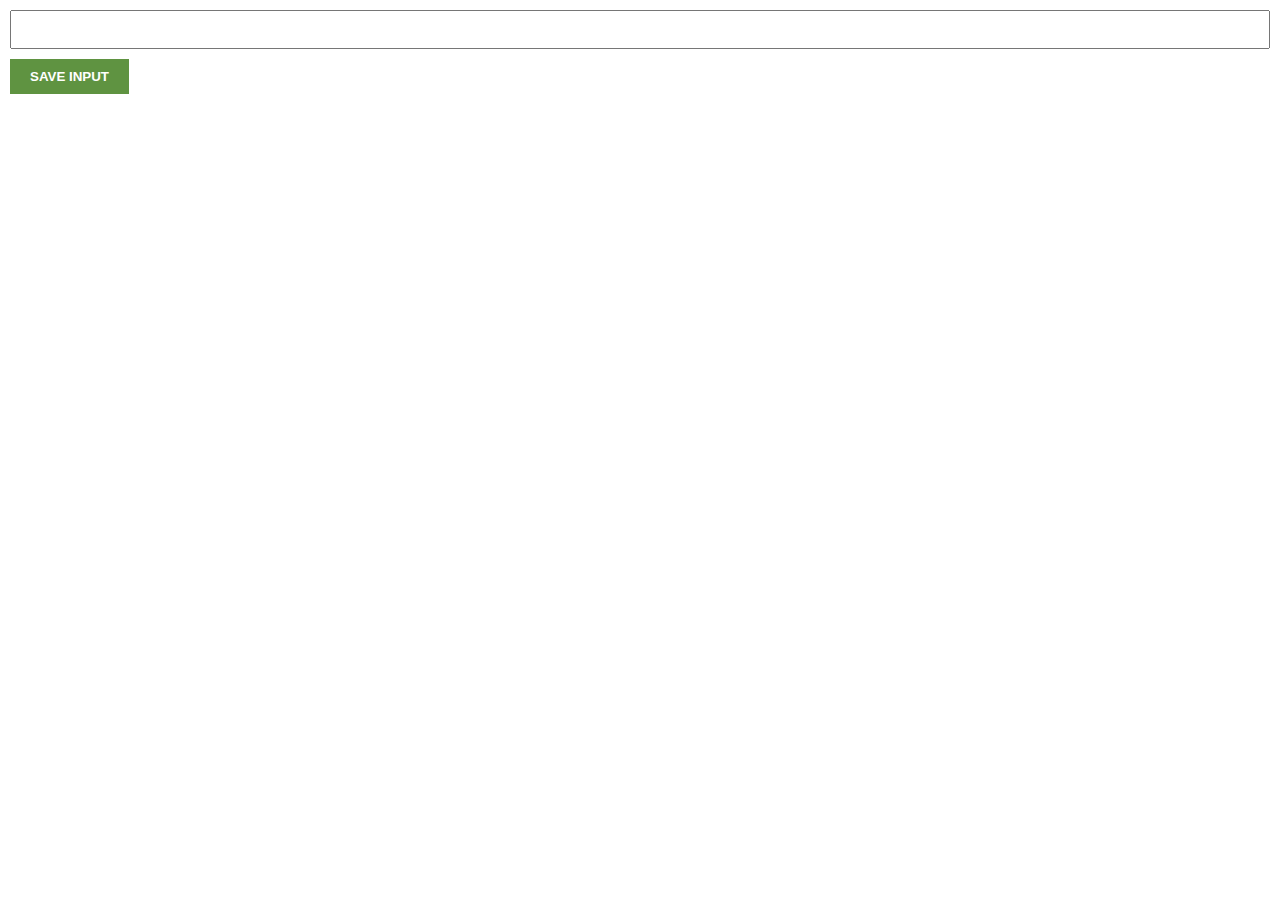
<file: chrome extension/index.html>
<!DOCTYPE html>
<html lang="en">
<head>
    <meta charset="UTF-8">
    <meta http-equiv="X-UA-Compatible" content="IE=edge">
    <meta name="viewport" content="width=device-width, initial-scale=1.0">
    <link rel="stylesheet" href="index.css"/>
    <title>Chrome Extension</title>
</head>
<body>
   <input type="text" id="input-el">
   <button id="input-btn">SAVE INPUT</button>
   <ul id="ul-el"></ul>
   <script src="index.js"></script> 
</body>
</html>
</file>
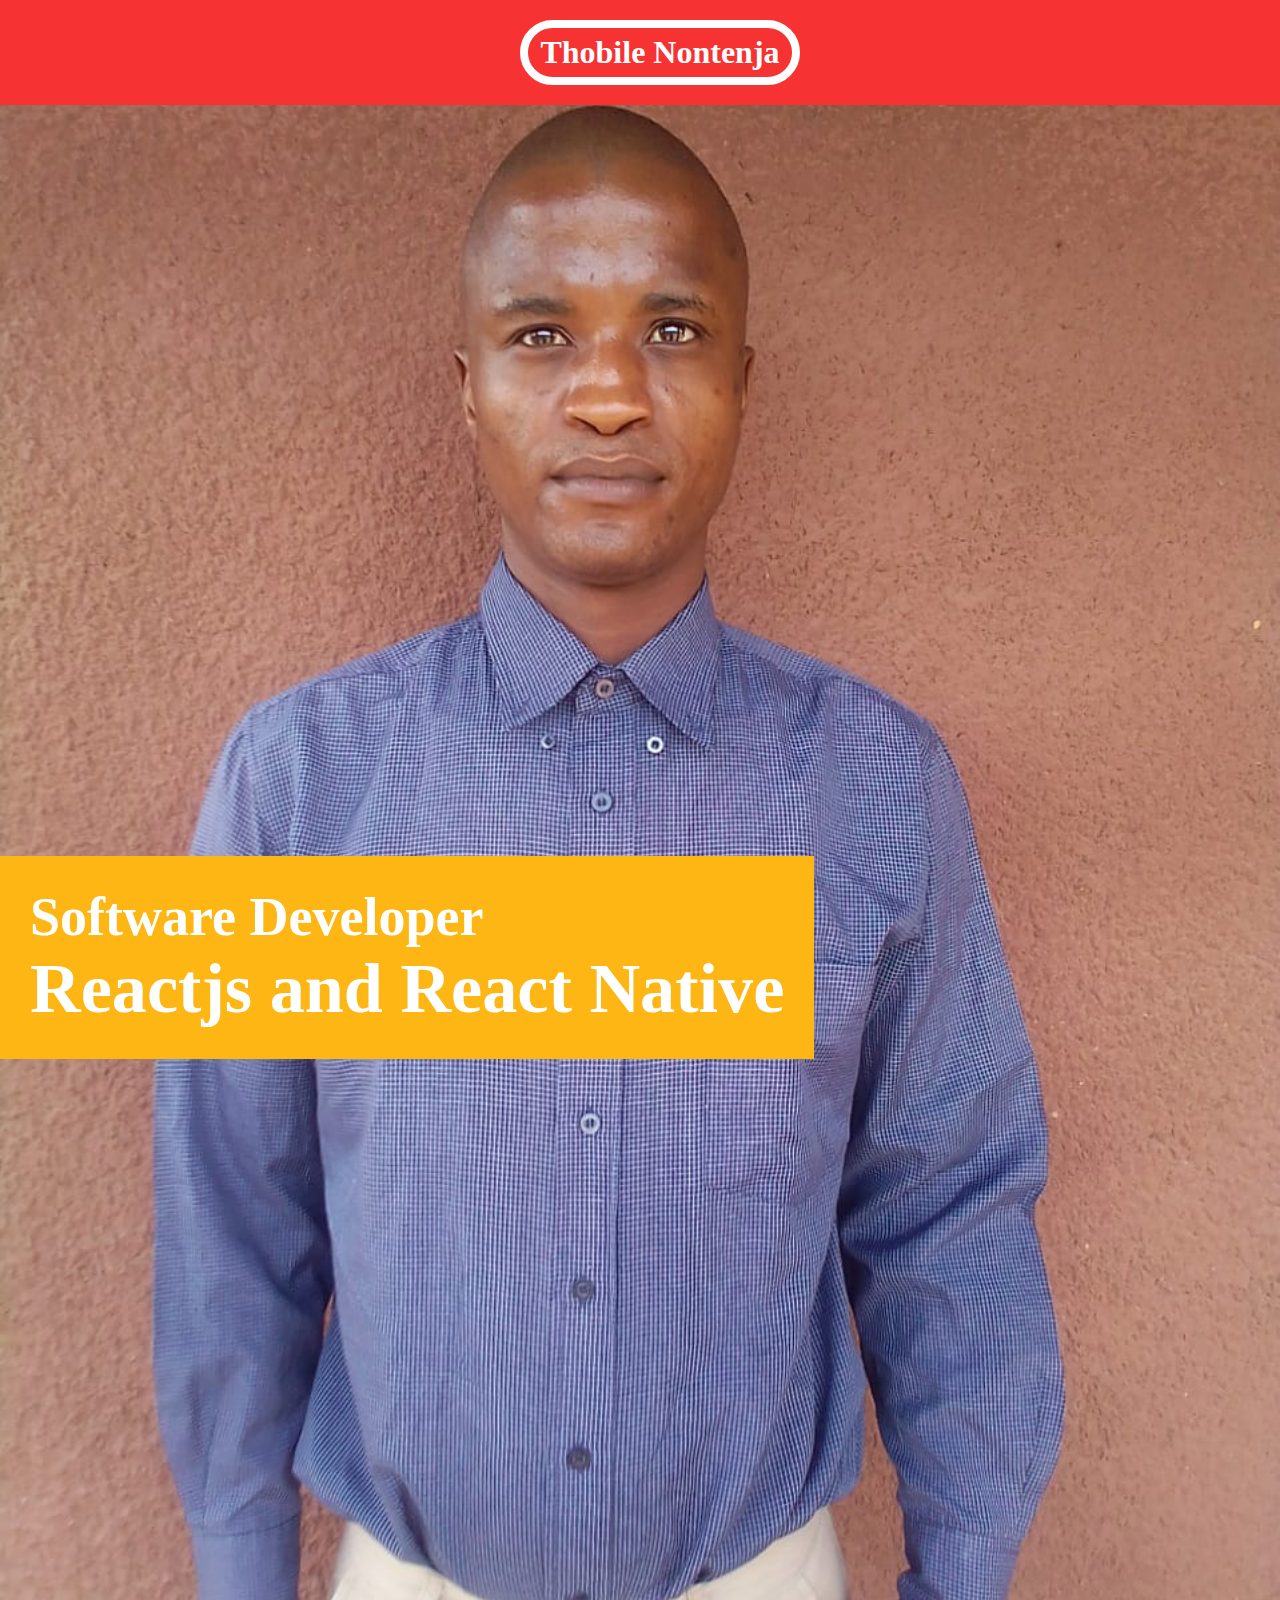
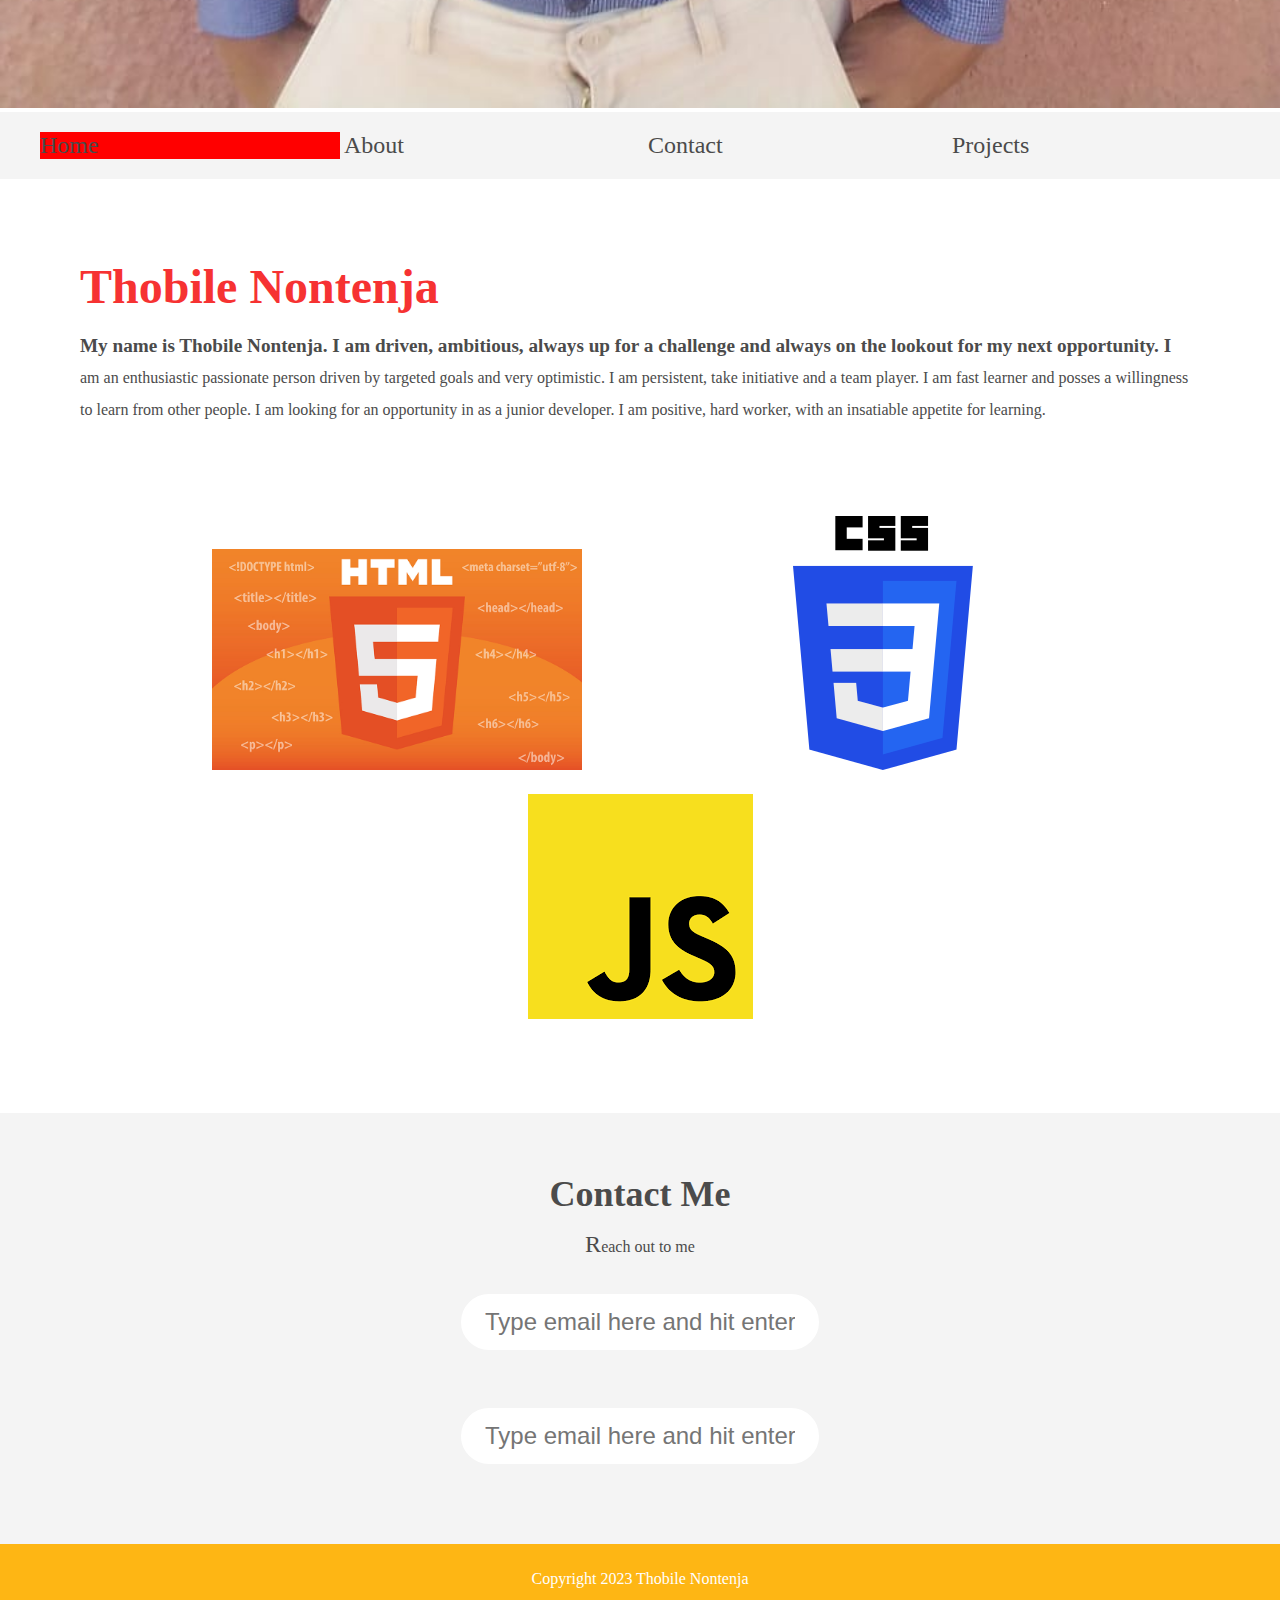
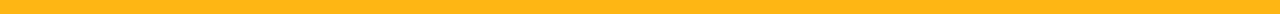
<file: ninjaHTML/index.html>
<!DOCTYPE html>
<html lang="en">
<head>
    <meta charset="UTF-8">
    <meta http-equiv="X-UA-Compatible" content="IE=edge">
    <meta name="viewport" content="width=device-width, initial-scale=1.0">
    <link rel="stylesheet" href="index.css">
    <title>Thobile Nontenja</title>
</head>
<body>

    <header>
        <h1>Thobile Nontenja</h1>
    </header>

    <section class="banner">
        <img src="img/d8c69f7d-e701-4151-84f4-5d6ca91db2db.jpg" alt="Thobile's image">
        <div class="welcome">
            <h2>Software Developer <br><span>Reactjs and React Native</span></h2>
        </div>

    </section>

    <nav class="main-nav">
        <ul>
            <li><a href="">Home</a></li>
            <li><a href="">About</a></li>
            <li><a href="">Contact</a></li>
            <li><a href="">Projects</a></li>
        </ul>
    </nav>

    <main>
        <article>
            <h2>Thobile Nontenja</h2>
            <p>My name is Thobile Nontenja. I am driven, ambitious, always up for a
                challenge and always on the lookout for my next opportunity. I am an
                enthusiastic passionate person driven by targeted goals and very
                optimistic. I am persistent, take initiative and a team player. I am fast
                learner and posses a willingness to learn from other people.
                I am looking for an opportunity in as a junior developer. I am positive, hard
                worker, with an insatiable appetite for learning.</p>

        </article>

        <ul class="images">
            <li><img src="img/sta-je-html.jpg"></li>
            <li><img src="img/180px-CSS3_logo_and_wordmark.svg.png"></li>
            <li><img src="img/download.png"></li>
        </ul>
    </main>

    <section class="join">
        <h2>Contact Me</h2>
        <p>Reach out to me</p>
        <form>
            <input type="email" name="email" placeholder="Type email here and hit enter" required><br><br>
            <input type="email" name="email" placeholder="Type email here and hit enter" required>
        </form>
    </section>

    <footer>
        <p class="copyright">Copyright 2023 Thobile Nontenja</p>
    </footer>
    
</body>
</html>
</file>
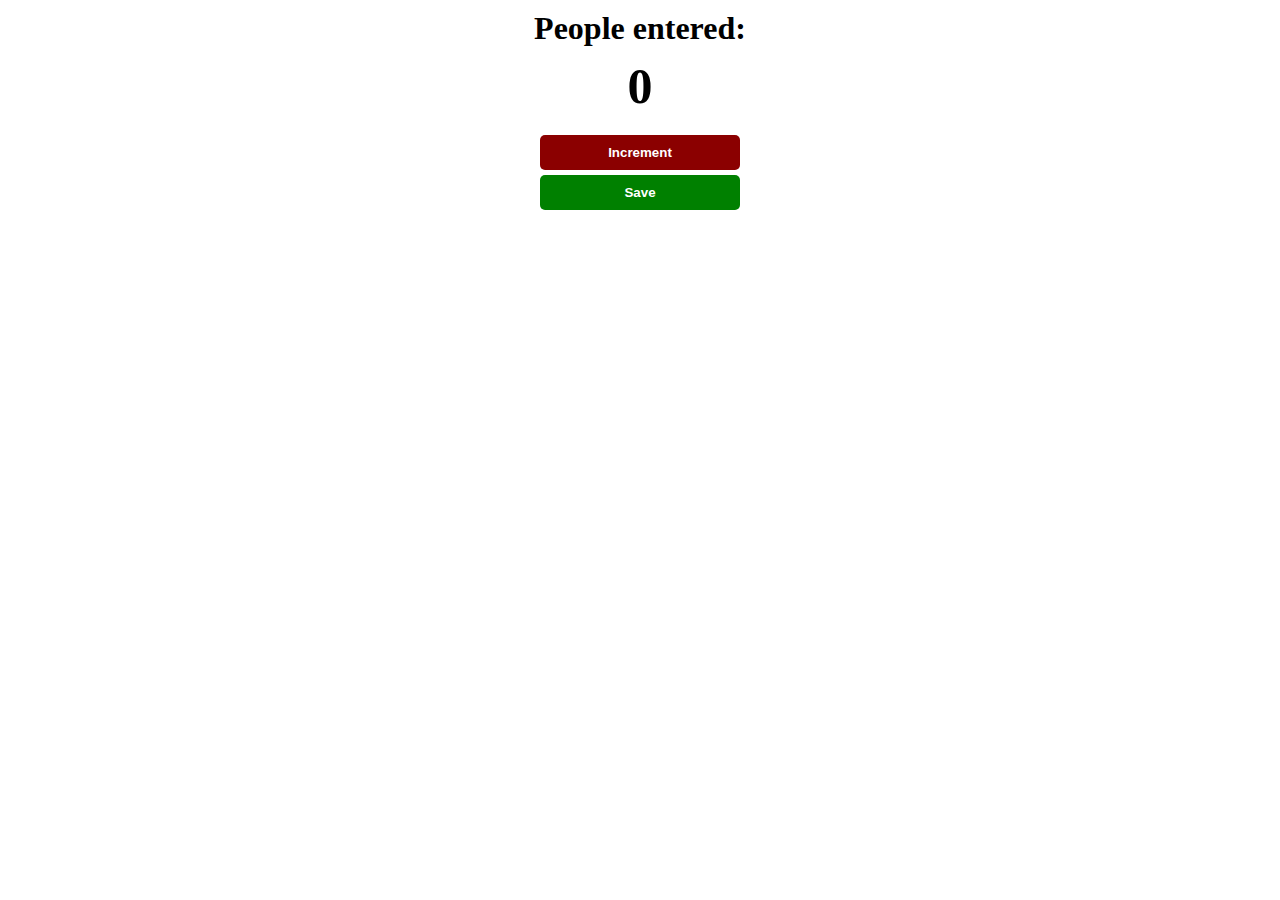
<file: passenger counter app/index.html>
<!DOCTYPE html>
<html lang="en">
<head>
    <meta charset="UTF-8">
    <meta http-equiv="X-UA-Compatible" content="IE=edge">
    <meta name="viewport" content="width=device-width, initial-scale=1.0">
    <link rel="stylesheet" href="style.css">
    <title>Passenger Counter App</title>
</head>
<body>
    
</body>
<h1>People entered:</h1>
<h2 id="count-el">0</h2>

<button id="increment-btn" onclick="increment()">Increment</button><br>
<button id="save-btn" onclick="save()">Save</button>

<p id="save-el"></p>
<script src="index.js"></script>
</html>
</file>
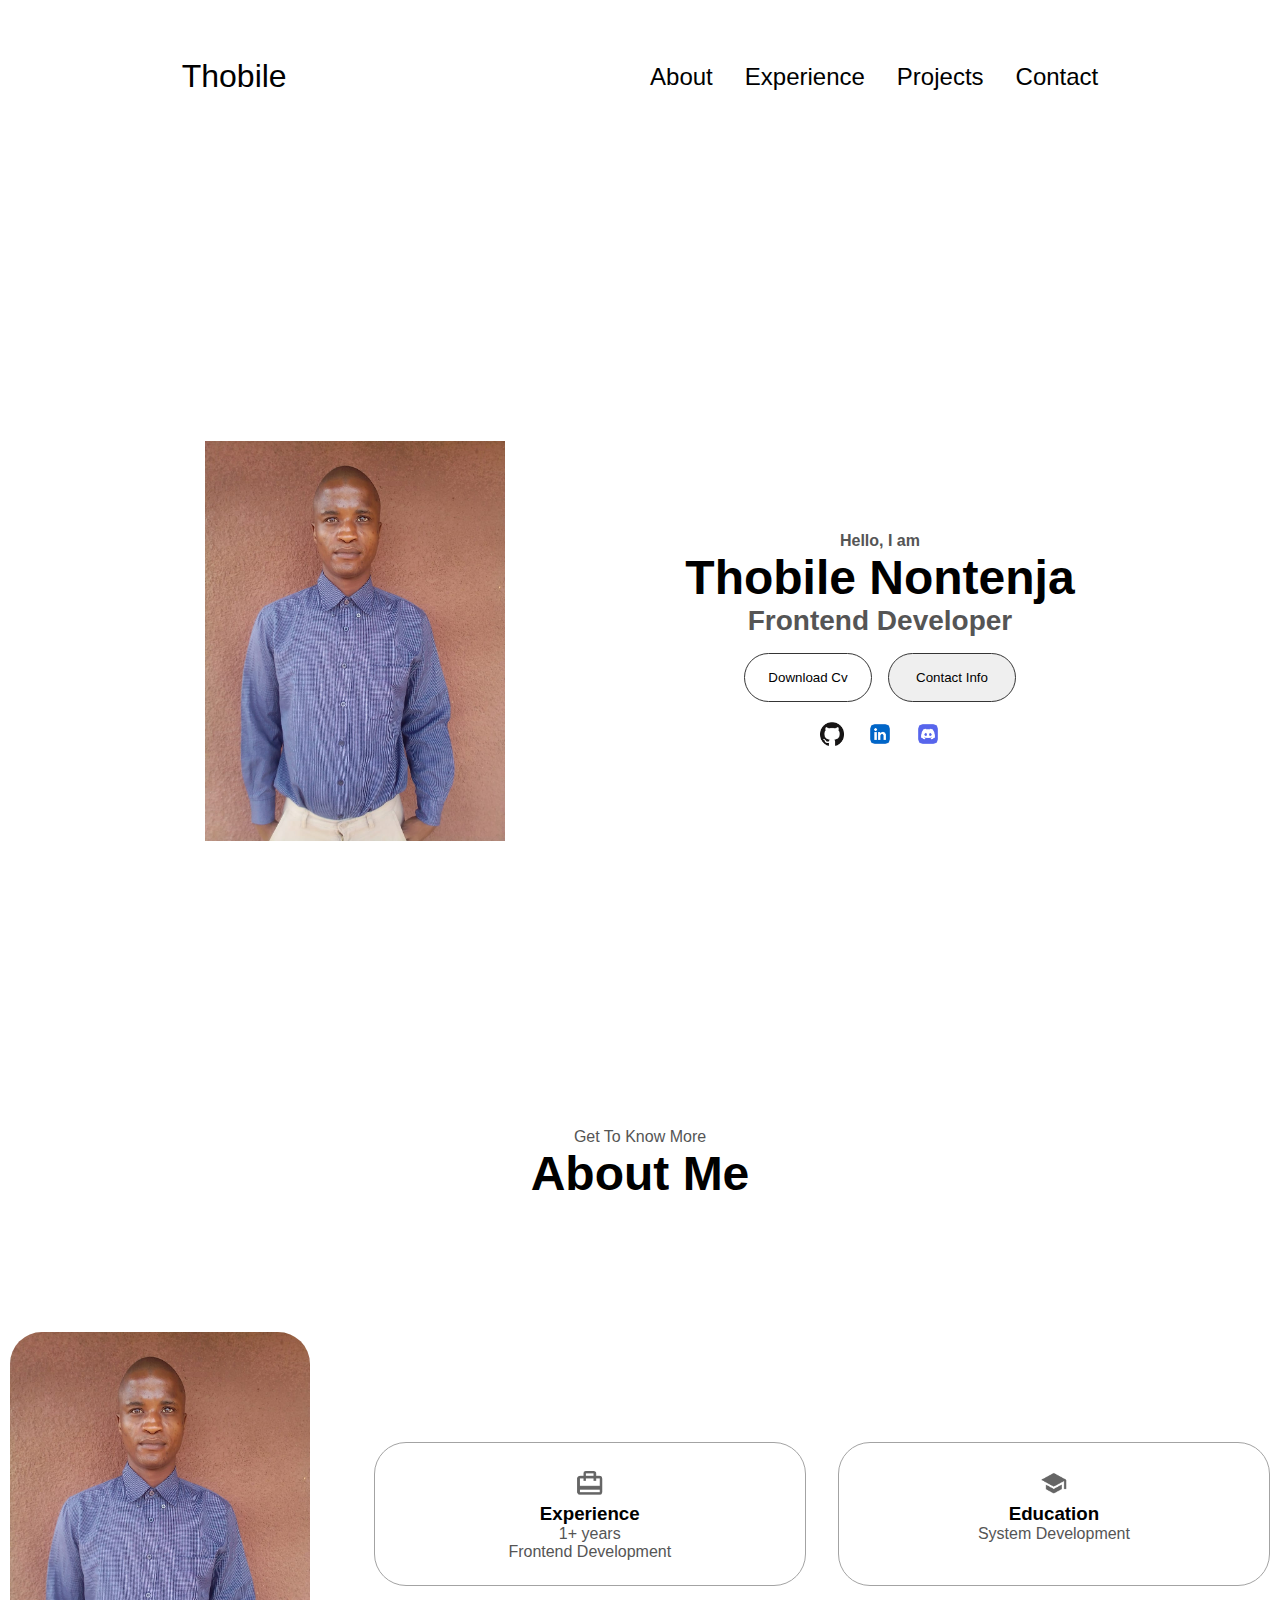
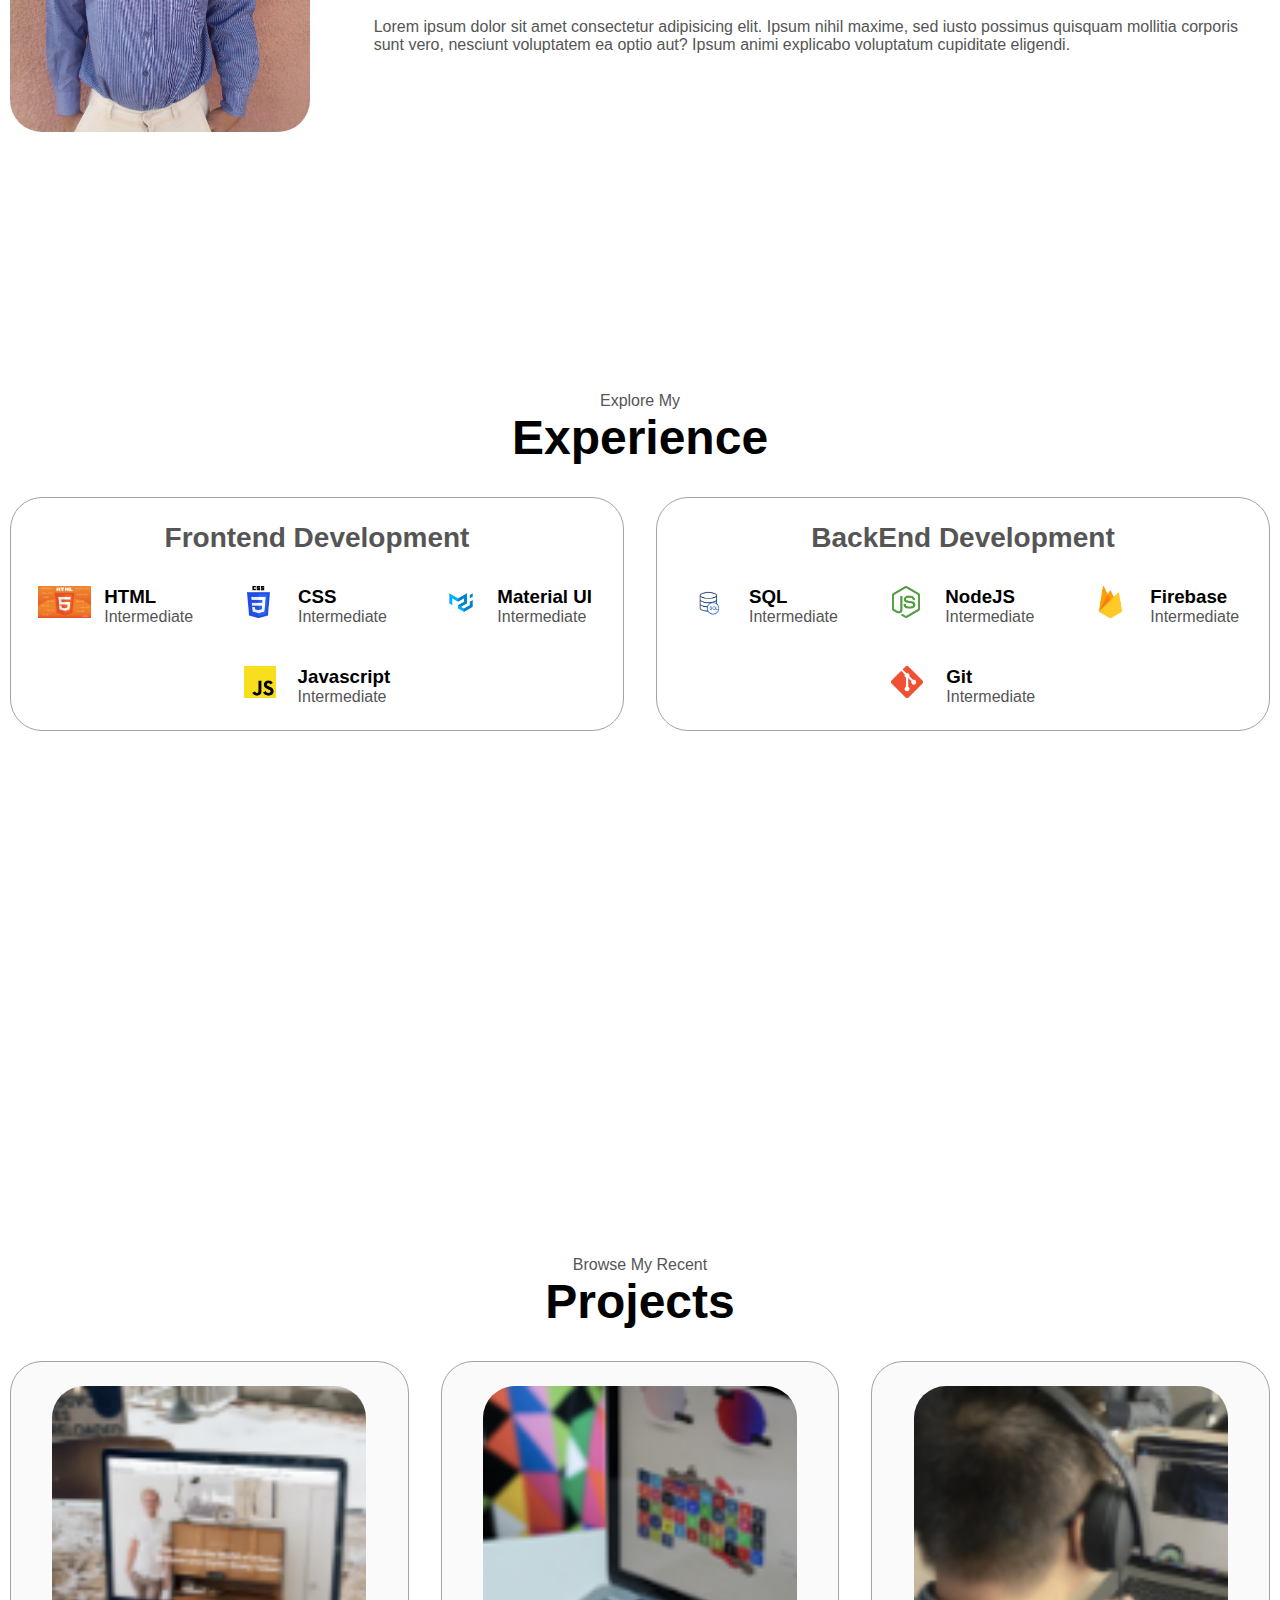
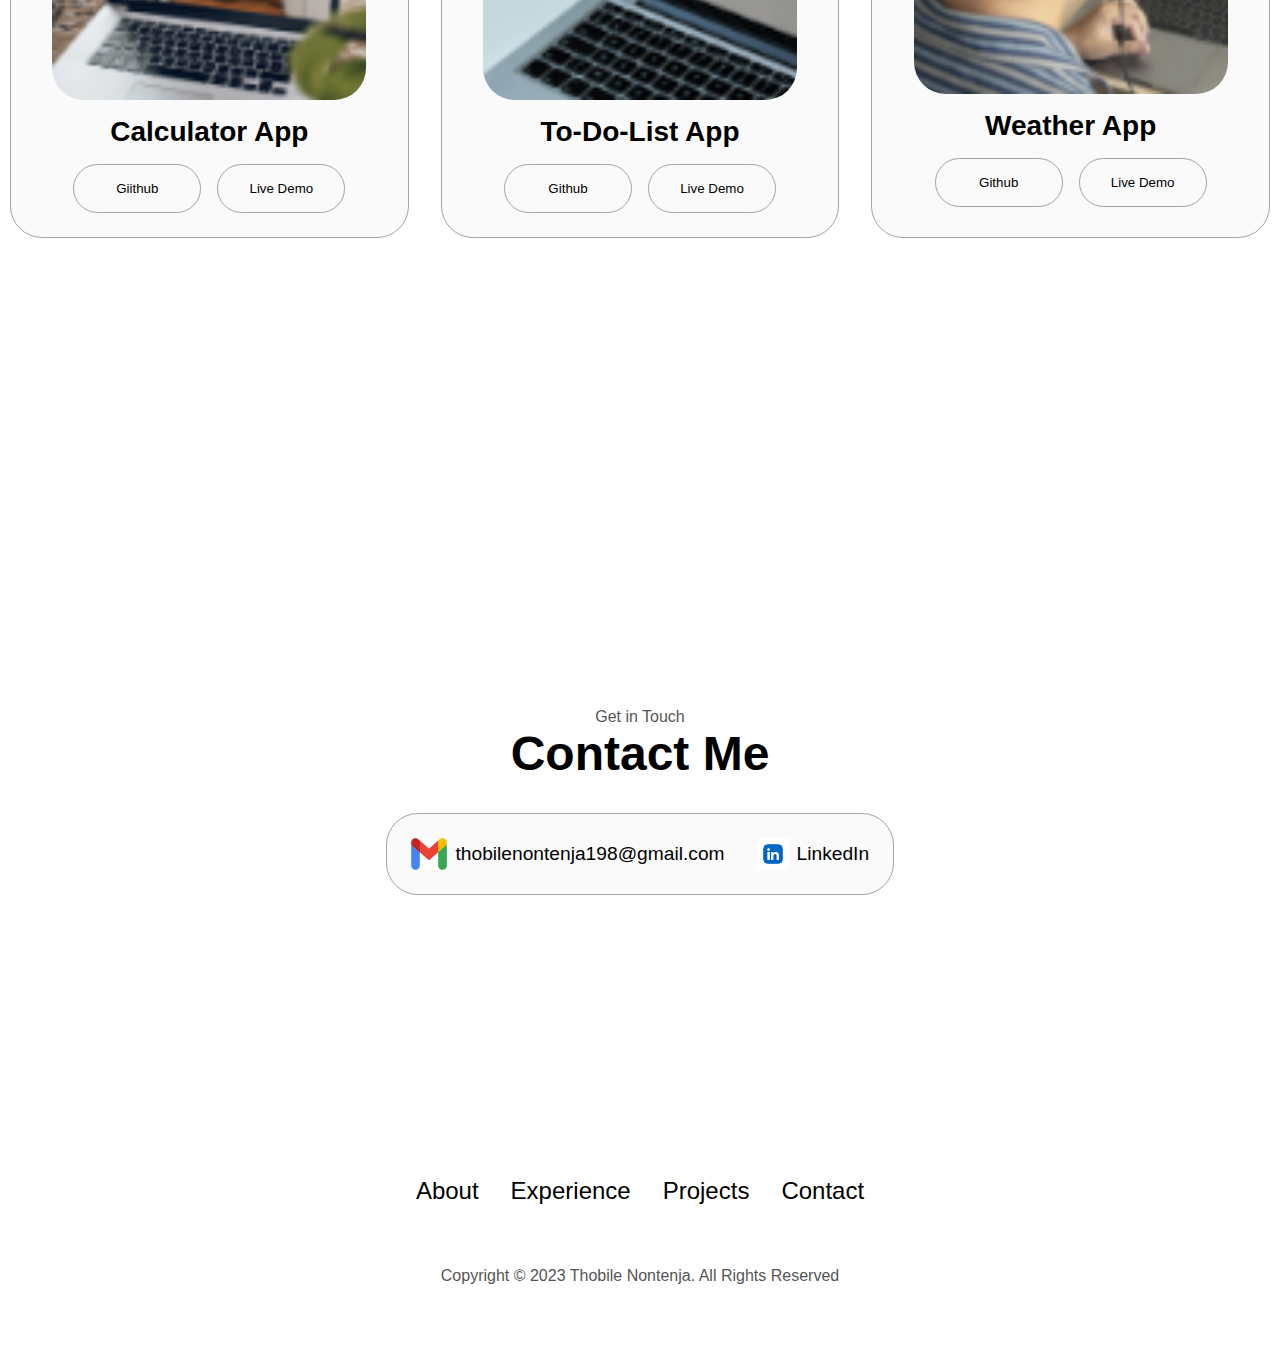
<file: portfolio/index.html>
<!DOCTYPE html>
<html lang="en">
<head>
    <meta charset="UTF-8">
    <meta http-equiv="X-UA-Compatible" content="IE=edge">
    <meta name="viewport" content="width=device-width, initial-scale=1.0">
    <title>Thobile Nontenja</title>
    <link rel="stylesheet" href="index.css">
    <link rel="stylesheet" href="mediaqueries.css">
</head>
<body>
    <nav id="desktop-view">

        <div class="logo">Thobile</div>
        <div>
            <ul class="nav-links">
                <li><a href="#about">About</a></li>
                <li><a href="#experience">Experience</a></li>
                <li><a href="#projects">Projects</a></li>
                <li><a href="#contact">Contact</a></li>
            </ul>
        </div>

    </nav>

    <nav id="hamburger-nav">
        <div class="logo">Thobile</div>
        <div class="hamburger-menu">
            <div class="hamburger-icon" onclick="toggleMenu()">
                <span></span>
                <span></span>
                <span></span>
            </div>
            <div class="menu-links">
                <li><a href="#about" onclick="toggleMenu()">About</a></li>
                <li><a href="#experience" onclick="toggleMenu()">Experience</a></li>
                <li><a href="#projects" onclick="toggleMenu()">Projects</a></li>
                <li><a href="#contact" onclick="toggleMenu()">Contact</a></li>
            </div>
        </div>
    </nav>

    <section id="profile">
        <div class="section__pic-container">
            <img src="images/d8c69f7d-e701-4151-84f4-5d6ca91db2db.jpg" alt="Profile picture"/>
        </div>
        <div class="section__text">
            <p class="section__text__p1">Hello, I am</p>
            <h1 class="title">Thobile Nontenja</h1>
            <p class="section__text__p2">Frontend Developer</p>
            <div class="btn-container">
                <button class="btn btn-color-2" onclick="window.open('./images/cv\ThobileNontenj (3).pdf')">Download Cv</button>
                <button class="btn btn-color-1" onclick="location.href='./#contact'">Contact Info</button>
            </div>
            <div class="socials-container">
                <img src="images/download (4).png" alt="linkedin" class="icon" onclick="location.href='./#contact'">
                <img src="images/download (5).png" alt="github" class="icon">
                <img src="images/download (8).png" alt="github" class="icon">

            </div>

            
        </div>
    </section>

    <section id="about">
        <p class="section__text__p1">Get To Know More</p>
        <h1 class="title">About Me</h1>
        <div class="section-container">
            <div class="section__pic-container">
                <img src="images/d8c69f7d-e701-4151-84f4-5d6ca91db2db.jpg" alt="Profile pic" class="about-pic">
            </div>
            <div class="about-details-container">
                <div class="about-containers">
                    <div class="details-container">
                        <img src="images/profile-job.png" alt="experience icon" class="icon">
                        <h3>Experience</h3>
                        <p>1+ years <br/> Frontend Development</p>
                    </div>
                    <div class="details-container">
                        <img src="images/profile-study.png" alt="education icon" class="icon">
                        <h3>Education</h3>
                        <p>System Development <br/> </p>
                    </div>
                    
                </div>
                <div class="text-container">
                    <p>Lorem ipsum dolor sit amet consectetur adipisicing elit. Ipsum nihil maxime, sed iusto possimus quisquam mollitia corporis sunt vero, nesciunt voluptatem ea optio aut? Ipsum animi explicabo voluptatum cupiditate eligendi.</p>
                </div>
            </div>
        </div>
        <!-- <img src="" alt="arrow" class="arrow"> -->
    </section>

    <section id="experience">
        <p class="section__text__p1">Explore My</p>
        <h1 class="title">Experience</h1>
        <div class="experience-details-container">
            <div class="about-containers">
                <div class="details-container">
                    <h2 class="experience-sub-title">Frontend Development</h2>
                    <div class="article-container">
                        <article>
                            <img src="images/sta-je-html.jpg" alt="experience icon" class="icon"> 
                            <div>
                                <h3>HTML</h3>
                                <p>Intermediate</p>
                            </div>
                        </article>
                        <article>
                            <img src="images/180px-CSS3_logo_and_wordmark.svg.png" alt="experience icon" class="icon"> 
                            <div>
                                <h3>CSS</h3>
                                <p>Intermediate</p>
                            </div>
                        </article>
                        <article>
                            <img src="images/fre.png" alt="experience icon" class="icon"> 
                            <div>
                                <h3>Material UI</h3>
                                <p>Intermediate</p>
                            </div>
                        </article>
                        <article>
                            <img src="images/download.png" alt="experience icon" class="icon"> 
                            <div>
                                <h3>Javascript</h3>
                                <p>Intermediate</p>
                            </div>
                        </article>
                    </div>
                </div>
                <div class="details-container">
                    <h2 class="experience-sub-title">BackEnd Development</h2>
                    <div class="article-container">
                        <article>
                            <img src="images/download (7).png" alt="experience icon" class="icon"> 
                            <div>
                                <h3>SQL</h3>
                                <p>Intermediate</p>
                            </div>
                        </article>
                        <article>
                            <img src="images/download (2).png" alt="experience icon" class="icon"> 
                            <div>
                                <h3>NodeJS</h3>
                                <p>Intermediate</p>
                            </div>
                        </article>
                        <article>
                            <img src="images/download (1).jpeg" alt="experience icon" class="icon"> 
                            <div>
                                <h3>Firebase</h3>
                                <p>Intermediate</p>
                            </div>
                        </article>
                        <article>
                            <img src="images/download (3).png" alt="experience icon" class="icon"> 
                            <div>
                                <h3>Git</h3>
                                <p>Intermediate</p>
                            </div>
                        </article>
                        
                    </div>
                </div>
            </div>
        </div>
    </section>

    <section id="projects">
        <p class="section__text__p1">Browse My Recent</p>
        <h1 class="title">Projects</h1>
        <div class="experience-details-container">
            <div class="about-containers">
                <div class="details-container color-container">
                    <div class="article-container">
                        <img src="images/shortcut-1.png" alt="Project 1" class="project-img">
                    </div>
                    <h2 class="experience-sub-title project-title">Calculator App</h2>
                    <div class="btn-container">
                        <button class="btn btn-color-2 project-btn">Giithub</button>
                        <button class="btn btn-color-2 project-btn">Live Demo</button>
                    </div>
                </div>
                <div class="details-container color-container">
                    <div class="article-container">
                        <img src="images/shortcut-2.png" alt="Project 1" class="project-img">
                    </div>
                    <h2 class="experience-sub-title project-title">To-Do-List App</h2>
                    <div class="btn-container">
                        <button class="btn btn-color-2 project-btn">Github</button>
                        <button class="btn btn-color-2 project-btn">Live Demo</button>
                    </div>
                </div>
                <div class="details-container color-container">
                    <div class="article-container">
                        <img src="images/shortcut-3.png" alt="Project 1" class="project-img">
                    </div>
                    <h2 class="experience-sub-title project-title">Weather App</h2>
                    <div class="btn-container">
                        <button class="btn btn-color-2 project-btn">Github</button>
                        <button class="btn btn-color-2 project-btn">Live Demo</button>
                    </div>
                </div>

                
                
                
            </div>
            
        </div>
        
     
    </section>

    <section id="contact">
        <p class="section__text__p1">Get in Touch</p>
        <h1 class="title">Contact Me</h1>
        <div class="contact-info-upper-container">
            <div class="contact-info-container">
                <img src="images/download (6).png" alt="email icon" class="icon">
                <p><a href="mailto:thobilenontenja198@gmail.com">thobilenontenja198@gmail.com</a></p>
            </div>

            <div class="contact-info-container">
                <img src="images/download (5).png" alt="LinkedIn linkedIn-icon" class="icon">
                <p><a href="mailto:thobilenontenja198@gmail.com">LinkedIn</a></p>
            </div>
        </div>
    </section>
    <footer>
        <nav>
            <div class="nav-links-container">
                <ul class="nav-links">
                    <li><a href="#about">About</a></li>
                    <li><a href="#experience">Experience</a></li>
                    <li><a href="#projects">Projects</a></li>
                    <li><a href="#contact">Contact</a></li>
                </ul>
            </div>
        </nav>
        <p>Copyright &#169; 2023 Thobile Nontenja. All Rights Reserved</p>
    </footer>

    <script src="index.js"></script>
    
</body>
</html>
</file>
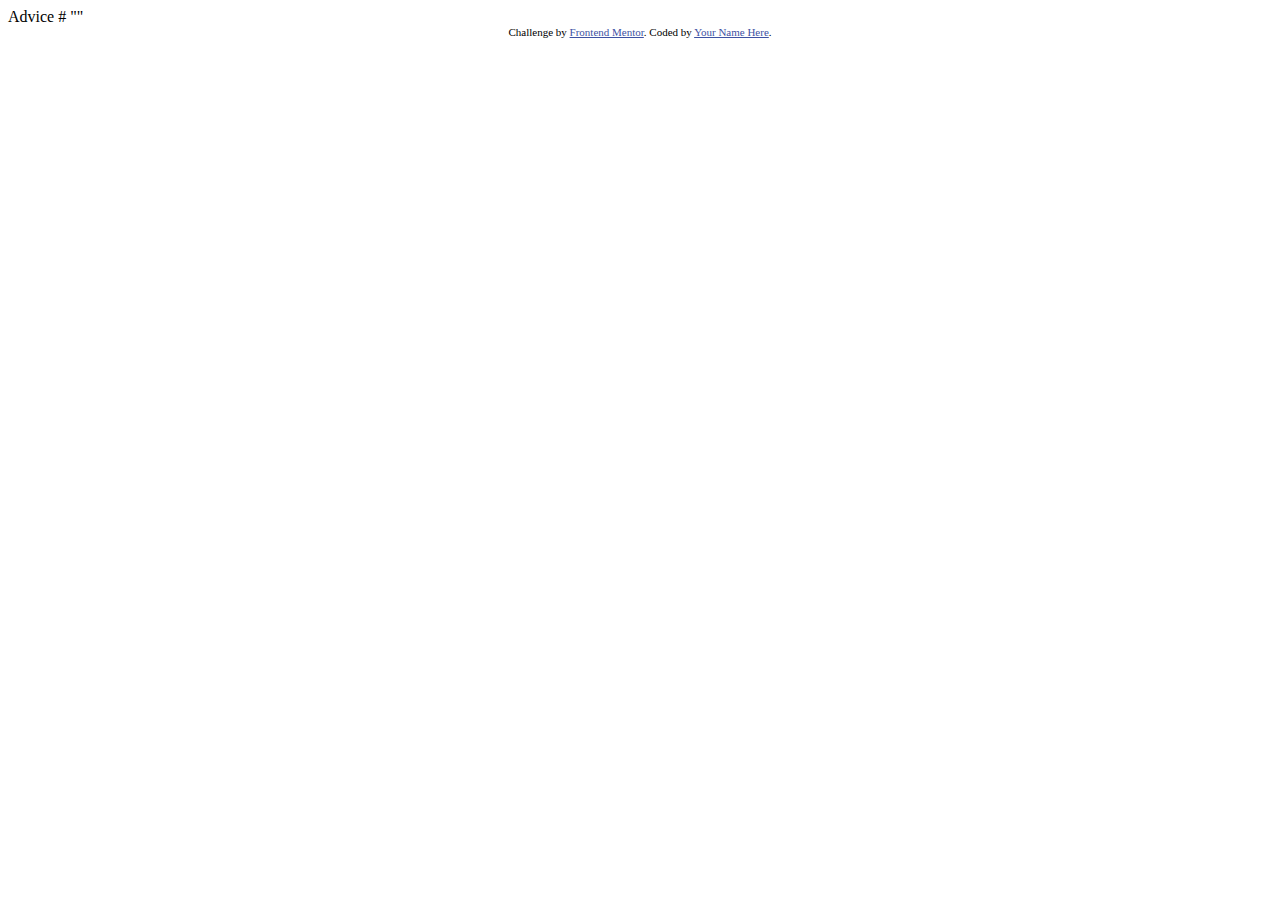
<file: html/advice-generator-app-main/index.html>
<!DOCTYPE html>
<html lang="en">
<head>
  <meta charset="UTF-8">
  <meta name="viewport" content="width=device-width, initial-scale=1.0"> <!-- displays site properly based on user's device -->

  <link rel="icon" type="image/png" sizes="32x32" href="./images/favicon-32x32.png">
  
  <title>Frontend Mentor | Advice generator app</title>

  <!-- Feel free to remove these styles or customise in your own stylesheet 👍 -->
  <style>
    .attribution { font-size: 11px; text-align: center; }
    .attribution a { color: hsl(228, 45%, 44%); }
  </style>
</head>
<body>

  Advice #<!-- Advice ID goes here -->

  "<!-- Advice text goes here -->"
  
  <div class="attribution">
    Challenge by <a href="https://www.frontendmentor.io?ref=challenge" target="_blank">Frontend Mentor</a>. 
    Coded by <a href="#">Your Name Here</a>.
  </div>
</body>
</html>
</file>
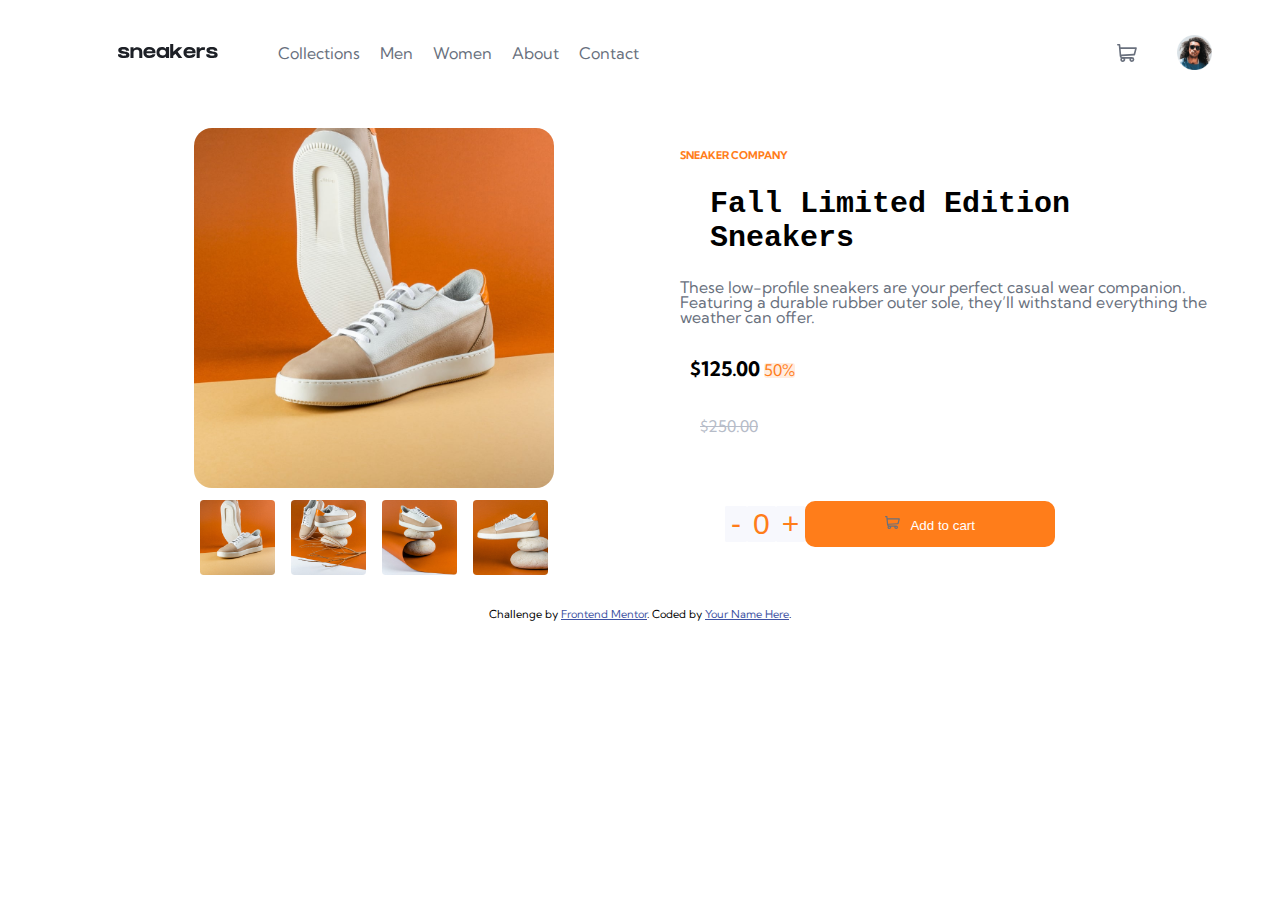
<file: html/ecommerce-product-page-main/index.html>
<!DOCTYPE html>
<html lang="en">
<head>
  <meta charset="UTF-8">
  <meta name="viewport" content="width=device-width, initial-scale=1.0"> <!-- displays site properly based on user's device -->


  <link rel="preconnect" href="https://fonts.googleapis.com">
  <link rel="preconnect" href="https://fonts.gstatic.com" crossorigin>
  <link href="https://fonts.googleapis.com/css2?family=Kumbh+Sans:wght@300;400;500;600;700;800;900&display=swap" rel="stylesheet">
  <link rel="icon" type="image/png" sizes="32x32" href="./images/favicon-32x32.png">
  <link rel="stylesheet" href="style.css">
  
  <title>Frontend Mentor | E-commerce product page</title>

  <!-- Feel free to remove these styles or customise in your own stylesheet 👍 -->
  <style>
    .attribution { font-size: 11px; text-align: center; }
    .attribution a { color: hsl(228, 45%, 44%); }
  </style>
</head>
<body>

  <div class="nav">
    <div class="logo">
      <img src="images/logo.svg" alt="logo">
    </div>
    <div class="list">
      <ul>
        <li>Collections</li>
        <li>Men</li>
        <li>Women</li>
        <li> About</li>
        <li>Contact</li>
      </ul>
    </div>
    <div class="side">
      <img src="images/icon-cart.svg" alt="cart" class="icon">
      <img src="images/image-avatar.png" alt="avatar" class="avatar">
    </div>
  </div>


  <div class="hamburger-menu">
    <div class="menu-icon" onclick="toggleMenu()">
      <span></span>
      <span></span>
      <span></span>
    </div>
    <div class="hamburger-menu-links">
      <ul>
        <li ><a href=""onclick="toggleMenu()" >Collections</a></li>
        <li onclick="toggleMenu()"><a href="">Men</a></li>
        <li onclick="toggleMenu()"><a href="">Women</a></li>
        <li onclick="toggleMenu()"><a href="">Contact</a></li>
      </ul>

    </div>
    <div class="hamburger-menu-logo">
      <img src="images/logo.svg" alt="logo">
    </div>

    <div class="hamburger-menu-icon">
      <img src="images/icon-cart.svg" alt="cart" class="icon">
      <img src="images/image-avatar.png" alt="avatar" class="avatar">
    </div>
  </div>
<!-- <hr/> -->
<div class="section">
  <div class="right"> 
    
    <div class="central-img">
<img src="images/image-product-1.jpg" alt="">
    </div>
    <div class="btm-img">
      <div class="central-img">
        <img src="images/image-product-1.jpg" alt="">
      </div>
      <div class="central-img">
        <img src="images/image-product-2.jpg" alt="">
      </div>
      <div class="central-img">
        <img src="images/image-product-3.jpg" alt="">                                                                                                           
      </div>
      <div class="central-img">
        <img src="images/image-product-4.jpg" alt="">                                                                                                           
      </div>
    </div>
                                                                                        
  </div>
  <div class="right-mobile"> 
    
    <div class="central-img">
<img src="images/image-product-1.jpg" alt="">
    </div>
    
                                                                                        
  </div>
<div class="left">
<h6>Sneaker Company</h6>
<h2>Fall Limited Edition<br>Sneakers</h2>
<p class="first"> These low-profile sneakers are your perfect casual wear companion. Featuring a 
  durable rubber outer sole, they’ll withstand everything the weather can offer.</p>

<div class="tags">

<p class="price">$125.00</p>
<p class="discount">50%</p>

</div>
<span>$250.00</span>

<div class="btn">

<div class="btn-1">
<button>-</button>
<button>0</button>
<button>+</button>
</div>

<div class="btn-2">
<button><img src="images/icon-cart.svg" alt="">Add to cart</button>
</div>
  
</div>

</div>
  
</div>


  
  <div class="attribution">
    Challenge by <a href="https://www.frontendmentor.io?ref=challenge" target="_blank">Frontend Mentor</a>. 
    Coded by <a href="#">Your Name Here</a>.
  </div>

  <script src="index.js"></script>
</body>
</html>
</file>
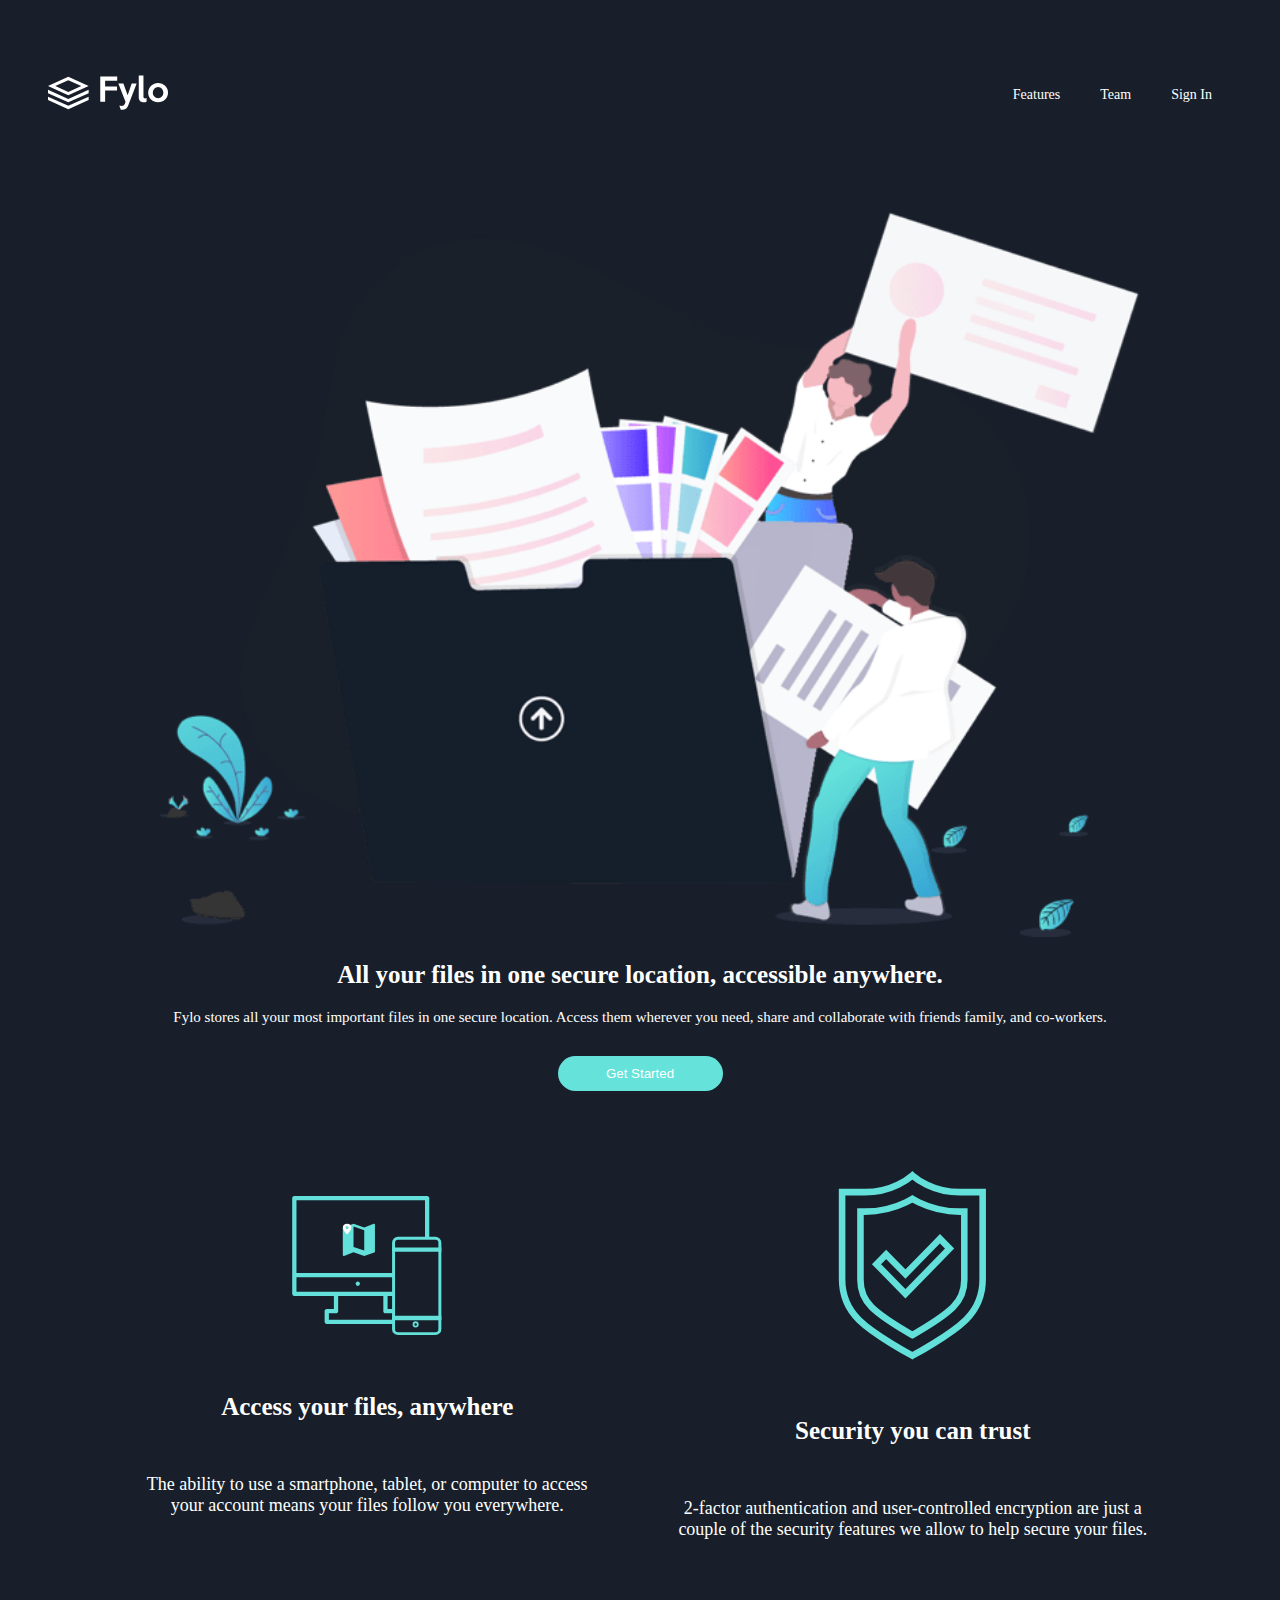
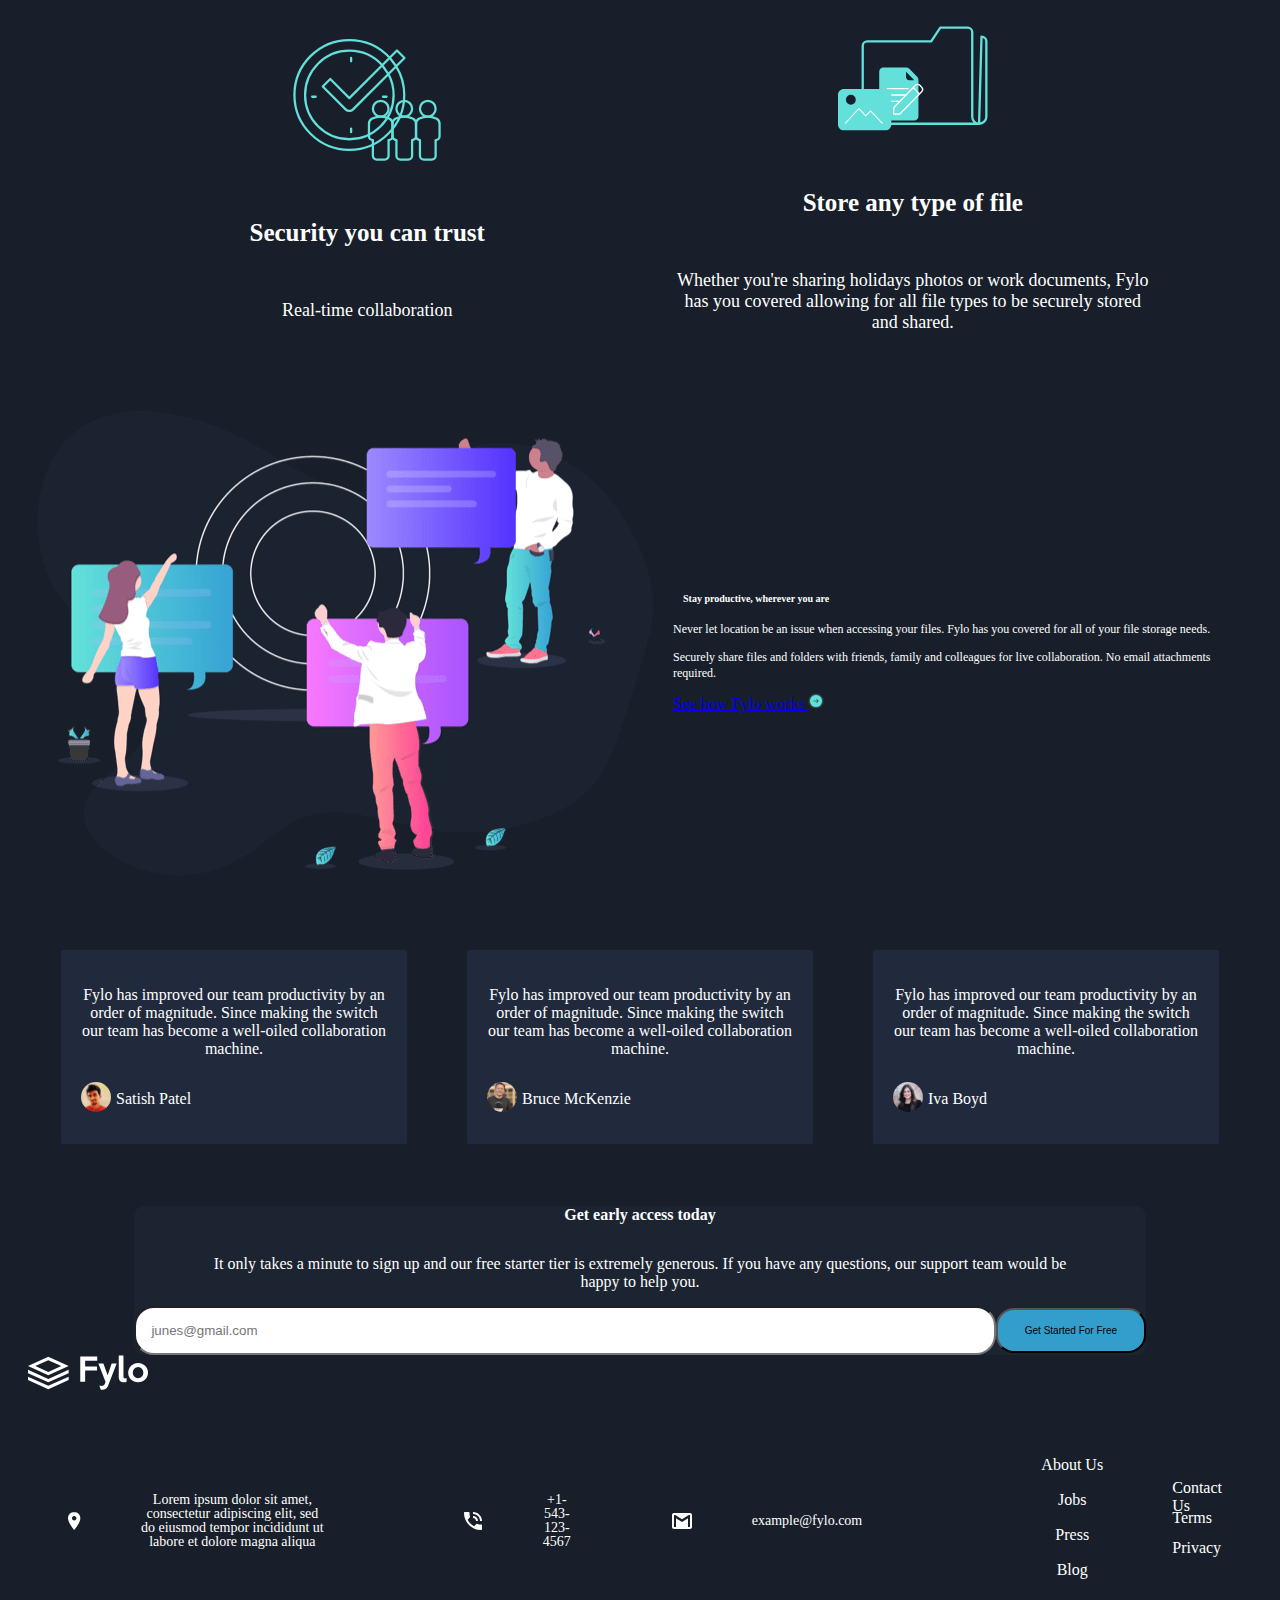
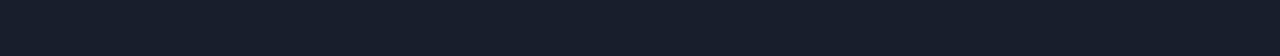
<file: html/fylo-dark-theme-landing-page-master/index.html>
<!DOCTYPE html>
<html lang="en">
<head>
  <meta charset="UTF-8">
  <meta name="viewport" content="width=device-width, initial-scale=1.0"> <!-- displays site properly based on user's device -->

  <link rel="icon" type="image/png" sizes="32x32" href="./images/favicon-32x32.png">
  <link rel="stylesheet" href="style.css">
  
  <title>Frontend Mentor | Fylo landing page with dark theme and features grid</title>

  <!-- Feel free to remove these styles or customise in your own stylesheet 👍 -->
  <style>
    .attribution { font-size: 11px; text-align: center; }
    .attribution a { color: hsl(228, 45%, 44%); }
  </style>
</head>
<body>

  <div class="nav">
    <div class="logo">
      <img src="images/logo.svg" alt="">
      
    </div>

    <div class="menu-items">
      <ul>
        <li> Features</li>
        <li> Team</li>
        <li>Sign In</li>
      
      </ul>
    </div>
  </div>

  <section class="hero">
        <div class="hero-img">
          <img src="images/illustration-intro.png" alt="">
        </div>
    <h3>All your files in one secure location, accessible anywhere.</h3>
    <p>Fylo stores all your most important files in one secure location. Access them wherever 
      you need, share and collaborate with friends family, and co-workers.</p>

    <div class="btn">
    <button>Get Started</button>
    </div>

  </section>

  <section class="services">
    <div class="service">
      <img src="images/icon-access-anywhere.svg" alt="">
      <div class="info-services">
        <h4> Access your files, anywhere</h4>
        <p>  The ability to use a smartphone, tablet, or computer to access your account means your 
          files follow you everywhere.</p>
      </div>
    </div>
    <div class="service">
      <img src="images/icon-security.svg" alt="">
      <div class="info-services">
        <h4>Security you can trust</h4>
        <p>2-factor authentication and user-controlled encryption are just a couple of the security 
          features we allow to help secure your files.</p>
      </div>
    </div>

    <div class="service">
      <img src="images/icon-collaboration.svg" alt="">
      <div class="info-services">
        <h4> Security you can trust</h4>
        <p>Real-time collaboration</p>
      </div>
    </div>

    <div class="service">
      <img src="images/icon-any-file.svg" alt="">
      <div class="info-services">
        <h4> Store any type of file</h4>
        <p>  Whether you're sharing holidays photos or work documents, Fylo has you covered allowing for all 
          file types to be securely stored and shared.</p>
      </div>
    </div>

    
  </section>

 

<section class="product">

<div class="product-right">
  <img src="images/illustration-stay-productive.png" alt="">
</div>

<div class="product-left">
  <h3>Stay productive, wherever you are</h3>
  <p> Never let location be an issue when accessing your files. Fylo has you covered for all of your file 
    storage needs.</p>
    <p>Securely share files and folders with friends, family and colleagues for live collaboration. 
      No email attachments required.</p>
      <a href="#">See how Fylo works <img src="images/icon-arrow.svg" alt="" srcset=""></a>
</div>
  
</section>

<section class="testimonials">
  <div class="testimonial">
    <p>Fylo has improved our team productivity by an order of magnitude. Since making the switch our team has 
      become a well-oiled collaboration machine.</p>
      <div class="customer">
        <div class="image-icon">
          <img src="images/profile-1.jpg" alt="">
        </div>
        <p> Satish Patel</p>
        <p></p>
      </div>
  </div>

  <div class="testimonial">
    <p>Fylo has improved our team productivity by an order of magnitude. Since making the switch our team has 
      become a well-oiled collaboration machine.</p>
      <div class="customer">
        <div class="image-icon">
          <img src="images/profile-2.jpg" alt="">
        </div>
        <p>  Bruce McKenzie</p>
       
      </div>
  </div>
    
  <div class="testimonial">
    <p>  Fylo has improved our team productivity by an order of magnitude. Since making the switch our team has 
      become a well-oiled collaboration machine.</p>
      <div class="customer">
        <div class="image-icon">
          <img src="images/profile-3.jpg" alt="">
        </div>
        <p>  Iva Boyd</p>
        
      </div>

  </div>
  
  
</section>

<section class="contact">
  <h4>Get early access today
  </h4>

  <p> It only takes a minute to sign up and our free starter tier is extremely generous. If you have any 
    questions, our support team would be happy to help you.</p>
<div class="contact-form">
<input type="text" placeholder="junes@gmail.com">
<button>Get Started For Free</button>
</div>
</section>
  

  

  

  

 



 


  

  

  



  

  <!-- Never let location be an issue when accessing your files. Fylo has you covered for all of your file 
  storage needs.

  Securely share files and folders with friends, family and colleagues for live collaboration. No email 
  attachments required.

   -->

  

 
 

  

 
  



  
  

  
 

  


  
  



  


  
 
  

  <footer>

    <div class="logo">
      <img src="images/logo.svg" alt="">
      
    </div>

    <div class="nav-bottom">
     

      <div class="call">
        <div class="phone">
          <img src="images/icon-location.svg" alt="">
          <p>
            Lorem ipsum dolor sit amet, consectetur adipiscing elit, sed do eiusmod tempor incididunt ut labore et 
            dolore magna aliqua</p>
        </div>
        
        <div class="phone">
            <img src="images/icon-phone.svg" alt="">
          <p>+1-543-123-4567</p>

          <div class="phone">
            <img src="images/icon-email.svg" alt="">
          <p>example@fylo.com</p>
        </div>
        </div>

        

        <div class="footer-links">
          <ul>
            <li>  About Us</li>
            <li>  Jobs</li>
            <li>Press</li>
            <li>  Blog</li>
          </ul>
        </div>

        <div class="terms">
          <ul>
            <li>Contact Us</li>
            <li> Terms</li>
            <li>Privacy</li>
          </ul>
        </div>
        
      </div>
    </div>


    <!-- <p class="attribution">
      Challenge by <a href="https://www.frontendmentor.io?ref=challenge" target="_blank">Frontend Mentor</a>. 
      Coded by <a href="#">Your Name Here</a>.
    </p> -->
  </footer>
</body>
</html>
</file>
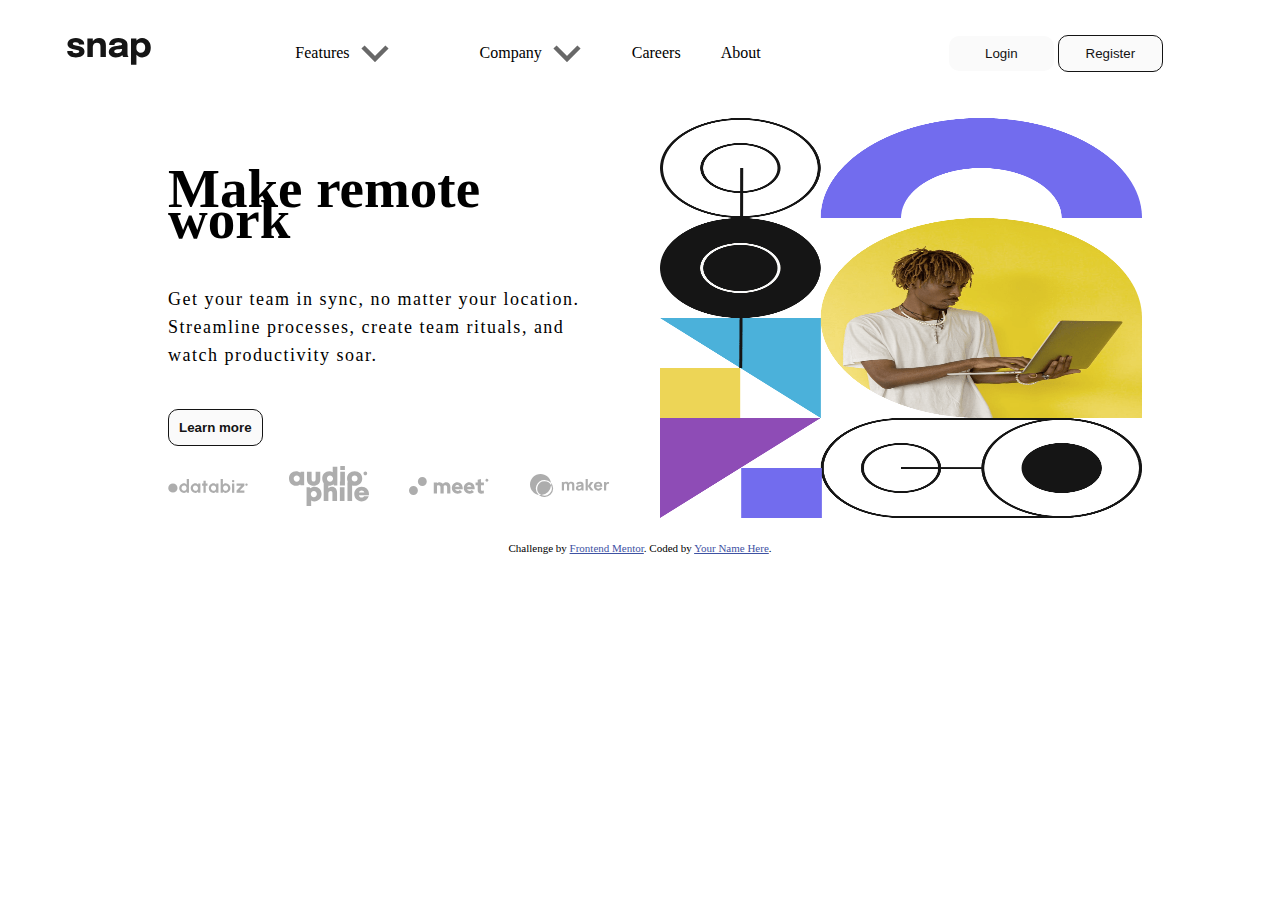
<file: html/intro-section-with-dropdown-navigation-main/index.html>
<!DOCTYPE html>
<html lang="en">
<head>
  <meta charset="UTF-8">
  <meta name="viewport" content="width=device-width, initial-scale=1.0"> <!-- displays site properly based on user's device -->

  <link rel="icon" type="image/png" sizes="32x32" href="./images/favicon-32x32.png">
  <link rel="stylesheet" href="style.css">
  
  <title>Frontend Mentor | Intro section with dropdown navigation</title>

  <!-- Feel free to remove these styles or customise in your own stylesheet 👍 -->
  <style>
    .attribution { font-size: 11px; text-align: center; }
    .attribution a { color: hsl(228, 45%, 44%); }
  </style>
</head>
<body>

  <div class="nav">
    <div class="logo">
      <img src="images/logo.svg" alt="logo">
    </div>
    <div class="menu-item">
      <ul>
        <li class="down-arrow">Features <img src="images/icon-arrow-down.svg" alt=""></li>
      <ul>
        <li class="down-arrow"> Company<img src="images/icon-arrow-down.svg" alt=""></li>
        <li>Careers</li>
        <li>About</li>
      </ul>
    </div>
    <div class="login">
      <button class="login-button">Login</button>
      <button> Register</button>
    </div>
  </div>

<div class="nav-mobile">
  <div class="logo">
    <img src="images/logo.svg" alt="logo">
  </div>
<div class="mobile-icon" onclick="toggleMenu()">
  <span></span>
  <span></span>
  <span></span>
  <div class="nav-mobile-links" onclick="toggleMenu()" >
    <ul >
      <li onclick="toggleMenu()"><a href="">Features</a> <img src="images/icon-arrow-down.svg" alt=""></li>
      <li onclick="toggleMenu()"><a href="">Company</a> <img src="images/icon-arrow-down.svg" alt=""></li>
      <li  onclick="toggleMenu()"><a href="">Careers</a></li>
      <li  onclick="toggleMenu()"><a href="">About</a></li>
    </ul>

    <div class="mobile-login">
      <button class="login-button">Login</button>
      <button> Register</button>
    </div>
  </div>

</div>

</div>


  <section class="main">
    <section class="right">

      <h2>Make <span>remote work</span> </h2>

      <p>Get your team in sync, no matter your location. Streamline processes, 
        create team rituals, and watch productivity soar.</p>

      <button>Learn more</button>

      <div class="clients">
        <img src="images/client-databiz.svg" alt="">
        <img src="images/client-audiophile.svg" alt="">
        <img src="images/client-meet.svg" alt="">
        <img src="images/client-maker.svg" alt="">
      </div>

    </section>
    <section class="left">
        <img src="images/image-hero-desktop.png" alt="">
    

    </section>
  </section>

  
 
  
  

  
 

  

  

  
  
  <div class="attribution">
    Challenge by <a href="https://www.frontendmentor.io?ref=challenge" target="_blank">Frontend Mentor</a>. 
    Coded by <a href="#">Your Name Here</a>.
  </div>

  <script src="index.js"></script>
</body>
</html>
</file>
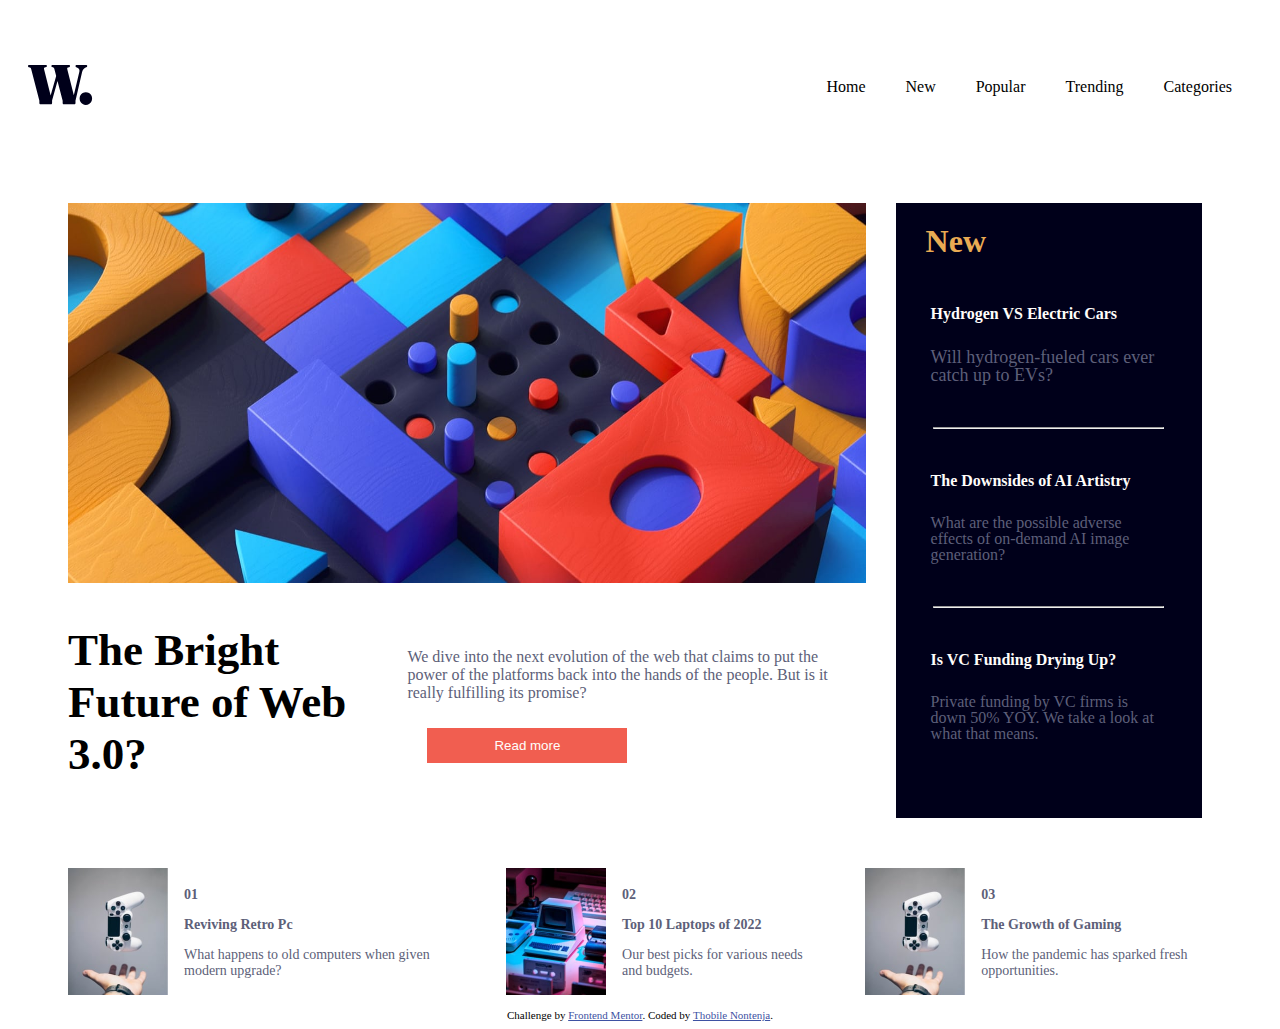
<file: html/news-homepage-main/index.html>
<!DOCTYPE html>
<html lang="en">
<head>
  <meta charset="UTF-8">
  <meta name="viewport" content="width=device-width, initial-scale=1.0"> <!-- displays site properly based on user's device -->

  <link rel="icon" type="image/png" sizes="32x32" href="./assets/images/favicon-32x32.png">
  <link rel="stylesheet" href="style.css">
  <title>Frontend Mentor | News homepage</title>

  <!-- Feel free to remove these styles or customise in your own stylesheet 👍 -->
  <style>
    .attribution { font-size: 11px; text-align: center; }
    .attribution a { color: hsl(228, 45%, 44%); }
  </style>
</head>
<body>


  <div class="nav">
    <div class="logo">
      <img src="assets/images/logo.svg" alt="logo">
    </div>

    <div class="menu-items">
      <ul>
        <li>Home</li>
        <li>New</li>
        <li>Popular</li>
        <li>Trending</li>
        <li>Categories</li>
      </ul>
    </div>
  </div>

  <div class="hamburger-menu">
    
    <div class="hamburger-menu-logo">
      <img src="assets/images/logo.svg" alt="logo">
    </div>

    <div class="menu-icon">
      <span></span>
      <span></span>
      <span></span>
    </div>

  </div>


  <section class="main">
    <section class="right">
      <img src="assets/images/image-web-3-desktop.jpg" alt="" class="hero">

      <div class="content">
        <h2>The Bright Future of Web 3.0?</h2>
        <div class="info">
          <p class="para">We dive into the next evolution of the web that claims to put the power of the platforms back into the hands of the people. 
            But is it really fulfilling its promise?</p>
            <button>Read more</button>
        </div>
      </div>
    </section>
    <section class="left">

      <h1>New </h1>

      <div class="hydo">
        <h3> Hydrogen VS Electric Cars</h3>
        <p>Will hydrogen-fueled cars ever catch up to EVs?</p>
      </div>
  <hr/>
      <div class="AI">
        <h3>The Downsides of AI Artistry</h3>
        <p>What are the possible adverse effects of on-demand AI image generation?</p>
      </div>
      <hr/>
      <div class="vc">
        <h3>Is VC Funding Drying Up?</h3>
        <p>Private funding by VC firms is down 50% YOY. We take a look at what that means.</p>
      </div>
    </section>
  </section>

  <section class="clients">

    <div class="client-1">
      <div class="img-1">
        <img src="assets/images/image-gaming-growth.jpg" alt="">
      </div>
      <div class="info-1">
        <p class="number">01</p>
        <p><b>Reviving Retro Pc</b></p>
        <p>What happens to old computers when given modern upgrade?</p>
  <p></p>
      </div>
    </div>
    <div class="client-1">
      <div class="img-1">
        <img src="assets/images/image-retro-pcs.jpg" alt="">
      </div>
      <div class="info-1">
        <p class="number">02</p>
        <p><b>Top 10 Laptops of 2022</b></p>
        <p>Our best picks for various needs and budgets.</p>
  <p></p>
      </div>
    </div>

    <div class="client-1">
      <div class="img-1">
        <img src="assets/images/image-gaming-growth.jpg" alt="">
      </div>
      <div class="info-1">
        <p class="number"> 03</p>

          <p><b>The Growth of Gaming</b></p>

            <p>How the pandemic has sparked fresh opportunities.</p>
        
  <p></p>
      </div>
    </div>
    

  </section>

  
 
  
  
  

  

  

  

  

 
  

  
 

  
  



  <!-- 02
  Top 10 Laptops of 2022
  Our best picks for various needs and budgets.

  03
  The Growth of Gaming
  How the pandemic has sparked fresh opportunities. -->
  
  <div class="attribution">
    Challenge by <a href="https://www.frontendmentor.io?ref=challenge" target="_blank">Frontend Mentor</a>. 
    Coded by <a href="#">Thobile Nontenja</a>.
  </div>
</body>
</html>
</file>
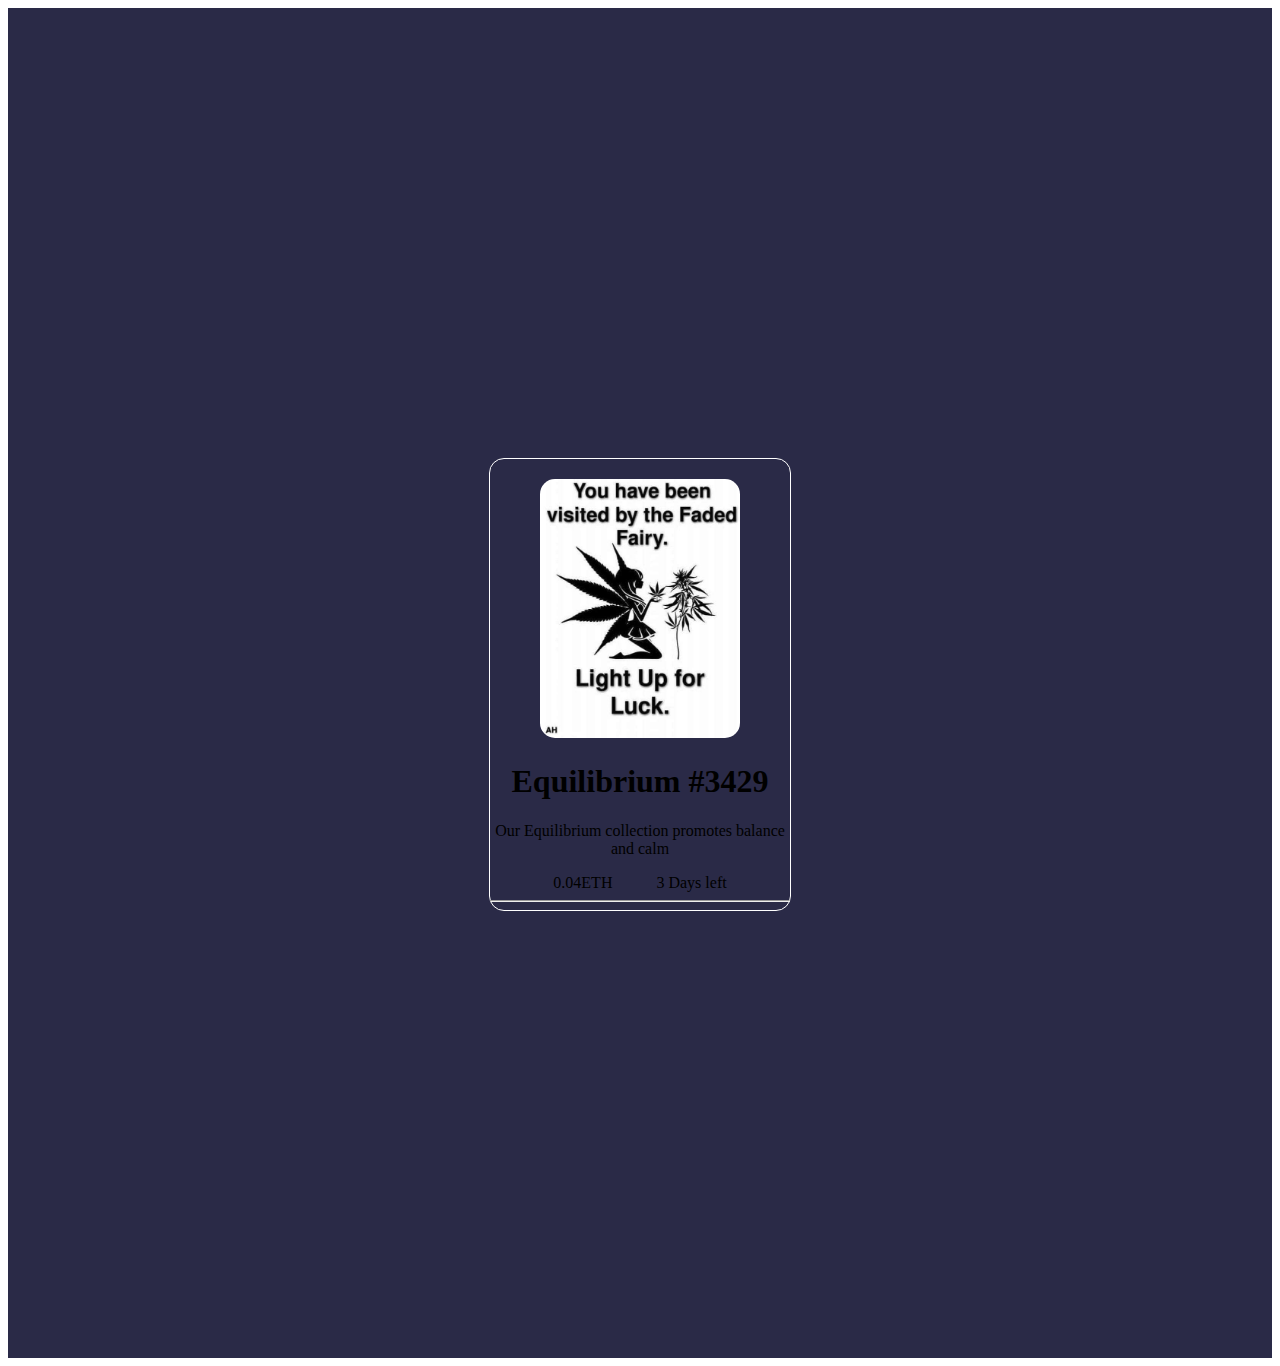
<file: html/nft/index.html>
<!DOCTYPE html>
<html lang="en">
<head>
    <!-- STYLING -->


    <meta charset="UTF-8">
    <meta http-equiv="X-UA-Compatible" content="IE=edge">
    <meta name="viewport" content="width=device-width, initial-scale=1.0">
    <link rel="stylesheet" href="style.css"/>
    
    <title>Document</title>
</head>
<body>
    <!-- HEADER -->


    <div class="wrapper">
        <div class="container">
            <div class="content">
                <div class="img">
                    <img src="img/273520762_5129884867062645_8189726140427563378_n.jpg">
                </div>
                <h1>Equilibrium #3429</h1>
                <p>Our Equilibrium collection promotes balance and calm</p>
                <p class="ethereum">0.04ETH</p>
                <p class="ethereum">3 Days left</p>
                <hr/>

            </div>
            
        </div>

    </div>


     

   
    
</body>
</html>
</file>
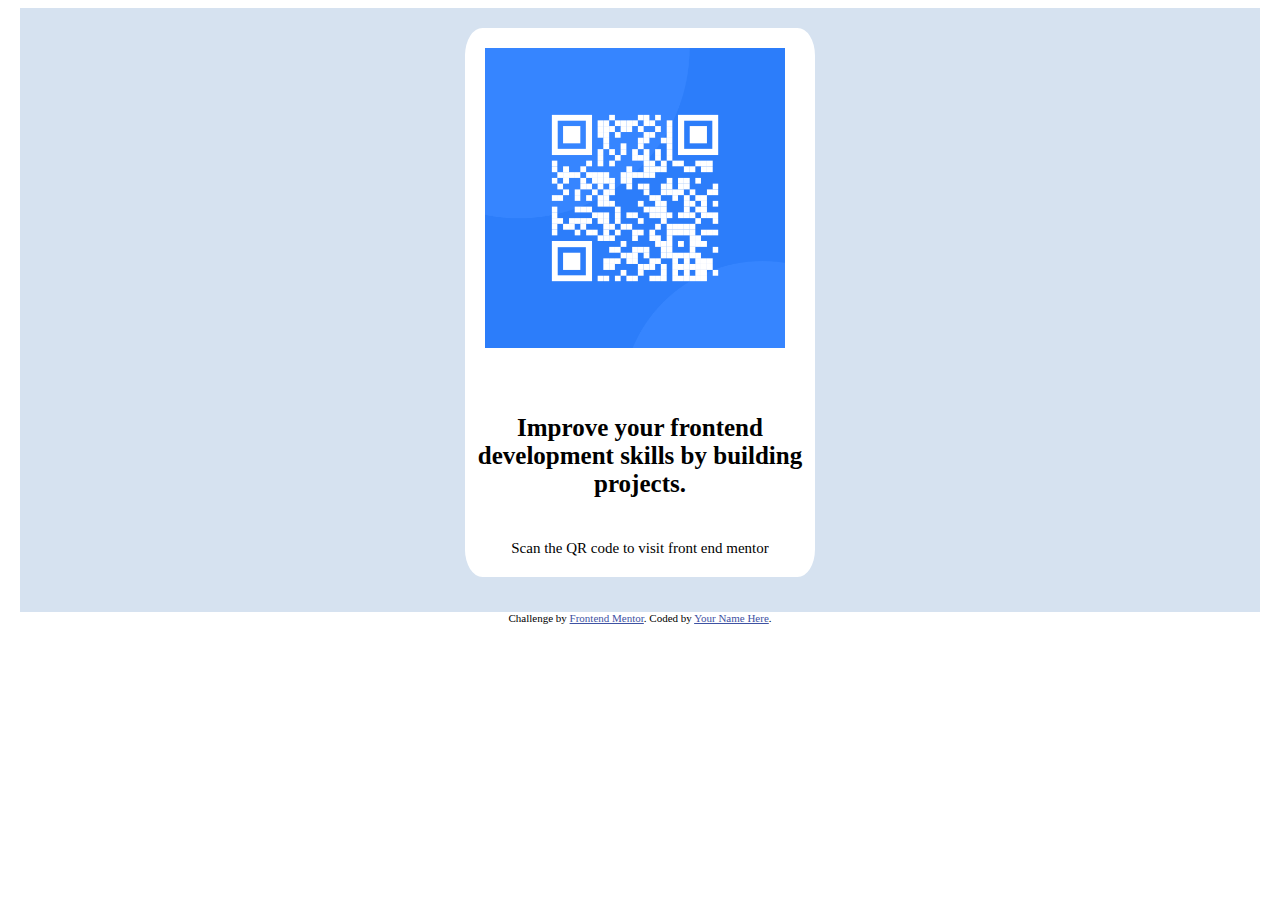
<file: html/qr-code-component-main/index.html>
<!DOCTYPE html>
<html lang="en">
<head>
  <meta charset="UTF-8">
  <meta name="viewport" content="width=device-width, initial-scale=1.0"> <!-- displays site properly based on user's device -->

  <link rel="icon" type="image/png" sizes="32x32" href="./images/favicon-32x32.png">
  
  <title>Frontend Mentor | QR code component</title>

  <link rel="stylesheet" href="style.css">

  <!-- Feel free to remove these styles or customise in your own stylesheet 👍 -->
  <style>
    .attribution { font-size: 11px; text-align: center; }
    .attribution a { color: hsl(228, 45%, 44%); }
  </style>
</head>
<body>

  <div class="container">
    <div class="content">
      <div class="img">
        <img src="images/image-qr-code.png" alt="pr code">
      </div>
      <h5>Improve your frontend development skills by building projects.</h5>
      <p>Scan the QR code to visit front end mentor</p>

    </div>

  </div>

  
  <div class="attribution">
    Challenge by <a href="https://www.frontendmentor.io?ref=challenge" target="_blank">Frontend Mentor</a>. 
    Coded by <a href="#">Your Name Here</a>.
  </div>
</body>
</html>
</file>
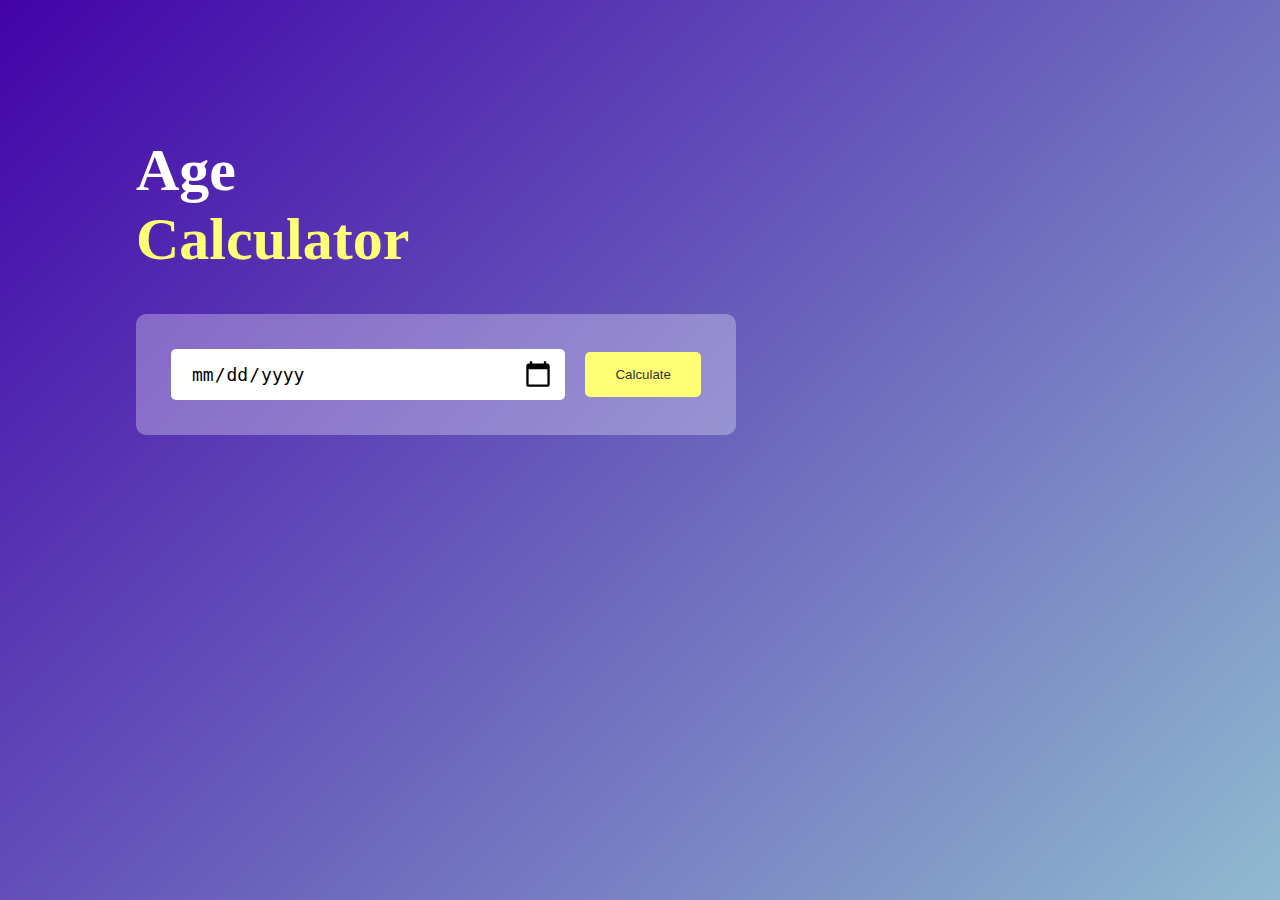
<file: Javascript/Age Calculator/index.html>
<!DOCTYPE html>
<html lang="en">
<head>
    <meta charset="UTF-8">
    <meta http-equiv="X-UA-Compatible" content="IE=edge">
    <meta name="viewport" content="width=device-width, initial-scale=1.0">
    <link rel="stylesheet" href="index.css">
    <title>Age Calculator App</title>
</head>
<body>

    <div class="container">
        <div class="calculator">
            <h1>Age <br/> <span>Calculator</span></h1>
            <div class="input-box">
                <input type="date"  id="date">
                <button>Calculate</button>
                
            </div>
            <p id="results"></p>
        </div>
    </div>

    <script src="index.js"></script>
    </script>
    
</body>
</html>
</file>
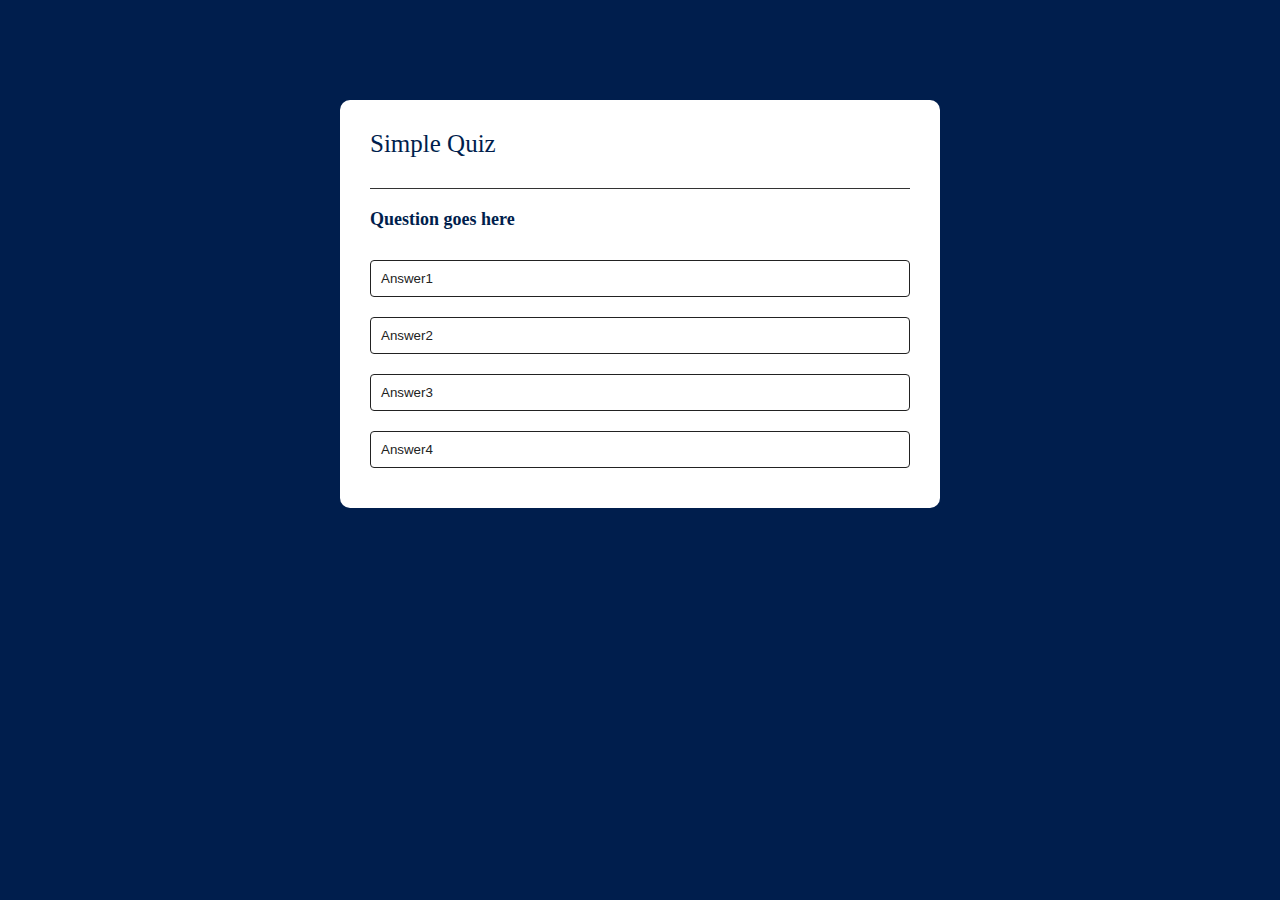
<file: Javascript/Quiz App/index.html>
<!DOCTYPE html>
<html lang="en">
<head>
    <meta charset="UTF-8">
    <meta http-equiv="X-UA-Compatible" content="IE=edge">
    <meta name="viewport" content="width=device-width, initial-scale=1.0">
    <link rel="stylesheet" href="index.css">
    <title>Quiz Application</title>
</head>
<body>
    <div class="app">
        <h1>Simple Quiz</h1>
        <div class="quiz">
            <h2 id="question">Question goes here</h2>
        </div>
        <div class="answer-buttons">
            <button class="btn">Answer1</button>
            <button class="btn">Answer2</button>
            <button class="btn">Answer3</button>
            <button class="btn">Answer4</button>
        </div>
        <button id="next-btn">Next</button>

    </div>

    <script src="index.js"></script>
</body>
</html>
</file>
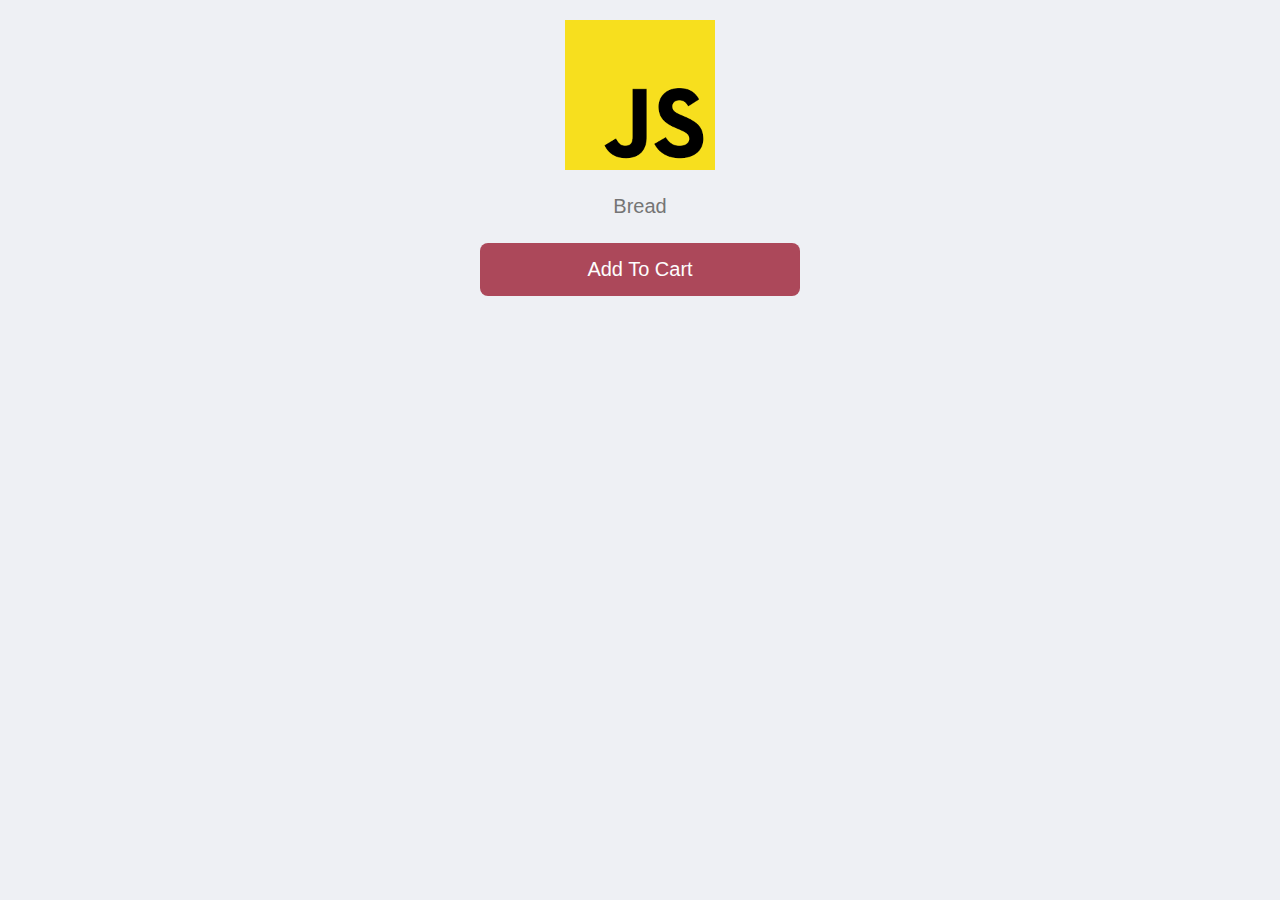
<file: Javascript/shoppingList/index.html>
<!DOCTYPE html>
<html lang="en">
<head>
    <meta charset="UTF-8">
    <meta http-equiv="X-UA-Compatible" content="IE=edge">
    <meta name="viewport" content="width=device-width, initial-scale=1.0">
    <title>Add To Cart</title>
    <link rel="preconnect" href="https://fonts.googleapis.com">
    <link rel="preconnect" href="https://fonts.gstatic.com" crossorigin>
    <link rel="stylesheet" href="https://fonts.googleapis.com/css2?family=Rubik">
    <link rel="stylesheet" href="index.css">
</head>
<body>

    <div class="container">
        <img src="images/download.png">
        <input type="text" id="input-field" placeholder="Bread">
        <button id="add-button">Add To Cart</button>
        <ul id="shopping-list">
            

        </ul>
    </div>

    <script src="index.js"></script>
    
    
</body>
</html>
</file>
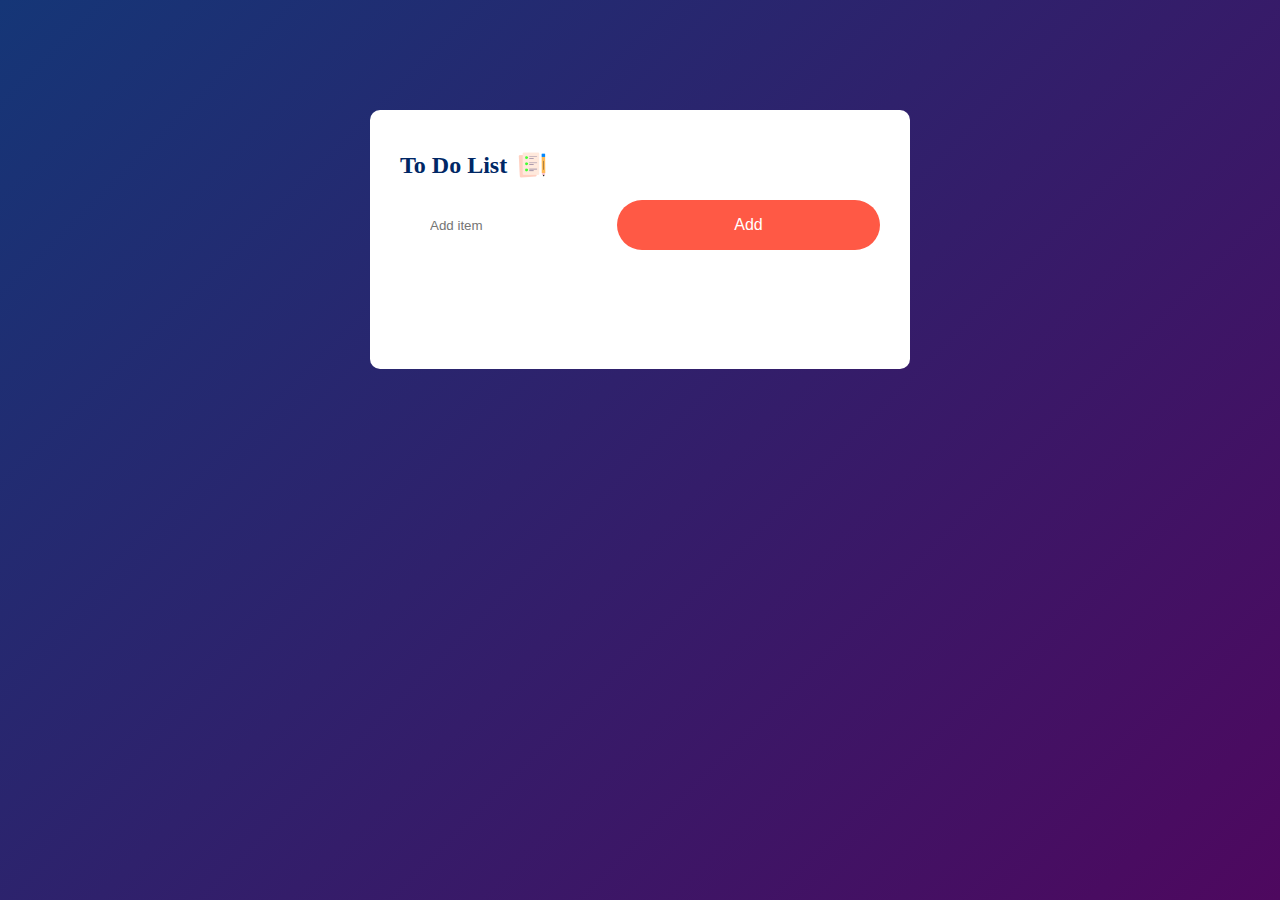
<file: Javascript/To-Do-List/index.html>
<!DOCTYPE html>
<html lang="en">
<head>
    <meta charset="UTF-8">
    <meta http-equiv="X-UA-Compatible" content="IE=edge">
    <meta name="viewport" content="width=device-width, initial-scale=1.0">
    <title>To Do List</title>
    <link rel="stylesheet" href="index.css">
</head>
<body>
<div class="container">
    <div class="todo-app">
        <h2>To Do List <img src="images/icon.png" alt="icon"></h2>
        <div class="row">
            
            <input type="text" placeholder="Add item" id="input-box">
            <button class="add">Add </button>
        </div>
        
            <ul class="list-container">
                <!-- <li class="checked">Something</li> -->
            </ul>
        
        
    </div>
</div>

<script src="index.js"></script>
    
</body>
</html>
</file>
<file: chrome extension/index.css>
body{
    margin: 0;
    padding: 10px;
    font-family: 'Segoe UI', Tahoma, Geneva, Verdana, sans-serif;
}


input{
    width: 100%;
    padding: 10px;
   
    box-sizing: border-box;
    border: ipx solid #5f9341;
}

button{
background-color: #5f9341;
color: white;
padding: 10px 20px;
border: none;
font-weight: bold;
margin-top: 10px;

}

ul{
    margin-top: 20px;
    list-style: none;
    padding-left: 0;
}

li{
    margin-top: 5px;
}

a{
    color: #5f9341
}
</file>
<file: passenger counter app/style.css>
body{
    font-weight: bold;
    text-align: center;
}
h1{
    margin-top: 10px;
    margin-bottom: 10px;
}

h2{
    font-size: 50px;
    margin-top: 0;
    margin-bottom: 20px;
}

button{
    border: none;
    padding-top: 10px;
    padding-bottom: 10px;
    color: white;
    font-weight: bold;
    width: 200px;
    margin-bottom: 5px;
    border-radius: 5px;
}

#increment-btn{
    background-color: darkred;
}

#increment-btn{
    background-color: darkred;
}
#save-btn{
    background-color: green;
}
</file>
<file: portfolio/index.css>
*{
    margin: 0;
    padding: 0;
    box-sizing: border-box;
}

body{
    font-family: sans-serif;
}

html{
    scroll-behavior: smooth;
}

p{
    color: rgb(85,85,85)
}

a, .btn{
    transition: all 300ms ease;
}

nav, .nav-links{
    display: flex;
}

nav{
    justify-content: space-around;
    align-items: center;
    height: 17vh;
}

.nav-links{
    gap: 2rem;
    list-style: none;
    font-size: 1.5rem;
}

a{
    color: black;
    text-decoration: none;
    text-decoration-color: white;
}

a:hover{
    color: grey;
    text-decoration: underline;
    text-underline-offset: 1rem;
    text-decoration-color: rgb(181, 181, 181);
}


.logo{
    font-size: 2rem;
}

.logo:hover{
    cursor: default;
}

/* Hamburger Menu */
#hamburger-nav{
    display: none;

}

.hamburger-menu{
    position: relative;
    display: inline-block;
}

.hamburger-icon{
    display: flex;
    flex-direction: column;
    justify-content: space-between;
    height: 24px;
    width: 30px;
    cursor: pointer;
}

.hamburger-icon span{
    width: 100%;
    height: 2px;
    background-color: black;
    transition: all 0.3 ease-in-out;
}

.menu-links{
    position: absolute;
    top: 100%;
    right: 0;
    background-color: white;
    width: fit-content;
    max-height: 0;
    overflow: hidden;
    transition: all 0.3 ease-in-out;
}

.menu-links a{
    display: block;
    padding: 10px;
    text-align: center;
    font-size: 1.5rem;
    color: black;
    text-decoration: none;
    transition: all 0.3 ease-in-out;
}

.menu-links li{
    list-style: none;
}

.menu-links.open{
    max-height: 300px;
}

.hamburger-icon.open span:first-child{
    transform: rotate(45deg) translate(10px, 5px);
}

.hamburger-icon.open span:nth-child(2){
    opacity: 0;
}

.hamburger-icon.open span:last-child{
    transform: rotate(-45deg) translate(10px, -5px);
}


.hamburger-icon span:first-child{
    transform: none;
}


.hamburger-icon span:last-child{
    opacity: 1;
}


.hamburger-icon span:first-child{
    transform: none;
}

/* 
Sections */


section{
    padding-top: 4vh;
    height: 96vh;
    margin: 0 10px;
    box-sizing: border-box;
    min-height: fit-content;
}

.section-container{
    display: flex;
} 

/* profile section */

#profile{
    display: flex;
    justify-content: center;
    gap: 5rem;
    height: 80vh;
}

.section__pic-container{
    display: flex;
    height: 400px;
    width: 400px;
    margin: auto 0;
}

.section__text{
    align-self: center;
    text-align: center;
}

.section__text p{
    font-weight: 600;
}

.section__text__p1{
    text-align: center;
}

.section__text__p2{
    font-size: 1.75rem;
    margin-bottom: 1rem;
}

.title{
    font-size: 3rem;
    text-align: center;
}


.socials-container{
    display: flex;
    justify-content: center;
    margin-top: 1rem;
    gap: 1rem;
}

/* icon */

.icon{
    cursor: pointer;
    height: 2rem;
}

/* buttons */

.btn-container{
    display: flex;
    justify-content: center;
    gap: 1rem
}

.btn{
    font-size: 600;
    transition: all 300ms ease;
    padding: 1rem;
    width: 8rem;
    border-radius: 2rem;
}

.btn-color-1,.btn-color-2{
    border: rgb(53, 53, 53) 0.1rem solid;
}

.btn-color-1:hover,.btn-color-2:hover{
    cursor: pointer;
}



.btn-color-2:hover{
    background-color: rgb(53, 53, 53);
    color: white;
}

.btn-color-1:hover{
    background-color: rgb(0, 0, 0);
    color: white;
}

.btn-color-2{
    background: none;
}

.btn-color-2:hover{
    border: rgb(255, 255, 255) 0.1rem solid;
}

/* About Section*/
#about{
    position: relative;
}

.about-containers{
    gap: 2rem;
    margin-bottom: 2rem;
    margin-top: 2rem;
}

.about-details-container{
    justify-content: center;
    flex-direction: column;
}

.about-containers, .about-details-container{
    display: flex;
}

.about-pic{
    border-radius: 2rem;
}

.arrow{
    position: absolute;
    right: -5rem;
    bottom: 2.5rem;
}

.details-container{
    padding: 1.5rem;
    flex: 1;
    background: white;
    border-radius: 2rem;
    border: rgb(53, 53, 53) 0.1rem solid;
    border-color: rgb(163, 163, 163);
    text-align: center;
}

.section-container{
    gap: 4rem;
    height: 80%;
}

.section__pic-container{
    height: 400px;
    width: 400px;
    margin: auto 0;
}

/* Experience Section*/

#experience{
    position: relative;
}

.experience-sub-title{
    color: rgb(85,85,85);
    font-weight: 600;
    font-size: 1.75rem;
    margin-bottom: 2rem;
}

.experience-details-container{
    display: flex;
    justify-content: center;
    flex-direction: column;
}

.article-container{
    display: flex;
    text-align: initial;
    flex-wrap: wrap;
    flex-direction: row;
    gap: 2.5rem;
    justify-content: space-around;
}

article{
    display: flex;
    width: 10rem;
    justify-content: space-around;
    gap: 0.5rem;
}

article .icon{
    cursor: default;
}

/* Projects Section*/

#project{
    position: relative;
}

.color-container{
    border-color: rgb(163, 163, 163);
    background-color: rgb(250, 250, 250);
}

.project-img{
    border-radius: 2rem;
    width: 90%;
    height: 90%;
}

.project-title{
    margin: 1rem;
    color: black;
}

.project-btn{
    color: black;
    border-color: rgb(163, 163, 163);
}

/* Contact Section*/

#contact{
    display: flex;
    justify-content: center;
    flex-direction: column;
    height: 70vh;
    /* position: relative; */
}

.contact-info-upper-container{
    display: flex;
    justify-content: center;
    border-radius: 2rem;
    border: rgb(53, 53, 53) 0.1rem solid;
    border-color: rgb(163, 163, 163);
    background: rgb(250, 250, 250);
    margin: 2rem auto;
    padding: 0.5rem;
}
    

.contact-info-container{
    display: flex;
    align-items: center;
    justify-content: center;
    gap: 0.5rem;
    margin: 1rem;
}

.contact-info-upper-container p{
    font-size: larger;
}

.contact-icon{
    cursor: default;
}


/* Footer*/

footer{
    height: 26vh;
    margin: 0 1rem;
}

footer p{
    text-align: center;
}
</file>
<file: portfolio/mediaqueries.css>
@media screen and (max-width: 1400px) {
    #profile{
        height: 83vh;
        margin: 6rem;
    }
    .about-containers{
        flex-wrap: wrap;
    }
}

@media  screen and (max-width: 1200px) {
    #desktop-view{
        display: none
    }
    #hamburger-nav{
        display: flex;
    }
    #experience, .experience-details-container{
        margin-top: 2rem;
    }
    #profile, .section-container{
        display: block;
    }

    .arrow{
        display: none;
        
    }

    section, .section{
        height: fit-content;
    }
    section{
        margin: 0 5%;
    }

    .section__pic-container{
        width: 275px;
        height: 275px;
        margin: 0 auto 2rem;
    }

    .about-containers{
        margin-top: 0;
    }


}

@media screen and (max-width: 600px) {
    #contact, footer{
        height: 40vh;
    }
    #profile{
        height: 83vh;
        margin-bottom: 0;
    }

    article{
        font-size: 1rem;
    }

    footer, nav{
        height: fit-content;
        margin-bottom: 2rem;
    }

     .about-containers,
     .contact-info-upper-container,
     .btn-containers{
        flex-wrap: wrap;
    }
    .contact-info-container p,
    .nav-links li a{
        font-size: 1rem;

    }
    .experience-su-title{
        font-size: 1.25rem;
    }

    .logo{
        font-size: 1.5rem;
    }

    .nav-links{
        flex-direction: column;
        gap: 0.5rem;
        text-align: center;
    }

    .section__pic-container{
        width: auto;
        height: 46vw;
        justify-content: center;
    }
}
</file>
<file: html/ecommerce-product-page-main/style.css>
@import url('https://fonts.google.com/specimen/Kumbh+Sans');

/* *****************************************Menu*****************************************/

/*********************Header************************/
                                            body{

    font-family: 'Kumbh Sans' ;
}


.nav{
    display: flex;
    justify-content: space-between;
    align-items: center;
    
    height: 10vh;

    
margin-left: 20px;
margin-right: 20px;
padding-bottom: 10px;
}

/* hr{
    width: 87.85%;
} */

/*********************Logo************************/
.logo{
/* padding: 10px; */
margin-left: 80px;
/* flex: 1; */
}

.logo img{
width: 100px;
margin: 10px;
}


/*********************Menu list************************/

.list{
    /* width: 400px; */
    flex: 1; 
    
}

/*********************Side************************/


.side{
    display: flex;
    justify-content: center;
    align-items: center;
    /* flex: flex-end; */
    padding-right: 30px;
  
}

.list ul{
    display: flex;
    justify-content: flex-start;
    align-items: center;
    height: inherit;
    
    
    
}

.list ul li{
    list-style: none;
    /* padding: 10px;
    margin: 10px; */
   margin: 10px;

   color: hsl(219, 9%, 45%);
}

/*********************Hamburger************************/

.hamburger-menu{
display: none;
position: relative;
justify-content: space-between;
align-items: center;
/* justify-content: center; */
}
                                                                                                                                                                                                                                                                                                                                                                                                                                                                                                                                                
.menu-icon{
    display: flex;
    justify-content: space-between;
    justify-content: center;
    flex-direction: column;
    width: 45px;
    height: 24px;
    margin-right: 20px;

}

.hamburger-menu-links{
    position: absolute;
    top: 100%;
    max-height: 0;
    height: 100vh;
    width: fit-content;
    left: 0;
    background-color: white;
    overflow: hidden;
    list-style: none;
    transition: all 0.3s ease-in-out;
}
/* .hamburger-menu-links ul{
    height: 1440px;
} */

.hamburger-menu-links a{
    display: inline-block;
    padding: 10px;
    text-align: center;
    font-size: 1.5rem;
    color: #000;
    text-decoration: none;
    transition: all 0.3s ease-in-out;
}

.hamburger-menu-links li{
    list-style: none;
}

.menu-icon span{
    width: 100%;
    background-color: #000;
    
    border: 2px solid hsl(219, 9%, 45%);
    margin: 2px;
    height: 2px;
    transition: all 0.3s ease-in-out;
}

.hamburger-menu-links.open{
    max-height: 300px;
}

.menu-icon.open span:first-child{
    transform: rotate(45deg) translate(10px, 5px);

}

.menu-icon.open span:nth-child(2){
   opacity: 0;

}
.menu-icon.open span:last-child{
    transform: rotate(-45deg) translate(10px, -5px);

}

.menu-icon span:first-child{
    transform: none;

}
.menu-icon span:nth-child(2){
    opacity: 1;
}
.menu-icon span:last-child{
    transform: none;
}

/* .section{
display: flex;
} */




/*********************Section************************/

.section{
    width:fit-content;
    height: calc(100% - 17vh);
  
    display: flex;
    /* justify-content: center; */
    align-items: center;
    
    /* margin: 0 auto; */
   
  
    /* flex-basis: 50%; */

    padding: 10px 60px;
    /* margin: 0 10px; */
   
 }

/*********************right************************/

.right{  
     width: 100%;
    display: flex; 
    flex-direction: column;
    align-items: center;
    justify-content: center;
   
    padding: 10px 40px;
   
   

margin: 0 auto;


   
                       

}

.right-mobile{
    display: none;
}

.central-img{
    width: fit-content;
}




.central-img img{
    width: 360px;
    border: none;
    border-radius: 5%;
    
    
    
    }
    
    .btm-img{
        display:flex;
        /* width: 100%;                                                                                                                                                                            */
    }
    
    .btm-img img{
        width: 75px;
        border: none;
    border-radius: 5%;
    margin: 8px;
        
    }


/*********************left************************/
 
 .left{
    
    width: 100%;
   
    
    
    
 }
 
 
 .left h6{
 color: hsl(26, 100%, 55%) ;
 text-transform: uppercase;
 

 }
 
 .left h2{
     font-size: 30px;
     margin-left: 30px;
     font-weight:bold;
     color: hsl(0, 0%, 0%);
     font-family: 'Courier New', Courier, monospace;
 
 }
 
 .left p{
 font-size: 16px;
 line-height: 15px;
 color:  hsl(219, 9%, 45%);
 text-align:left;

 }


 .left span{
   display: inline-block;
   
    color:hsl(220, 14%, 75%) ;
text-decoration: line-through; 
text-align: center;  
 }
.side img{
padding: 10px;

}

.avatar{
    width: 35px;
}
.icon{
    width: 20px;
    padding: 30px;
    margin: 20px;

   
}

.tags{
    margin-left: 10px;
}

.tags p.price{
    display: inline-block;
    color: hsl(0, 0%, 0%);
font-size: 20px;
font-weight: 700;

   
    
}

.tags p.discount{
    display: inline-block;
  background: hsl(25, 100%, 94%);
  border-radius: 3px;
    color:hsl(26, 100%, 55%) ;
}



.left span{
    margin: 10px;
    padding: 10px;
}

.btn{
    width: fit-content;
display: flex;
align-content:space-between;
align-items: center;
padding:5px 5px;
margin: 40px;


}

.btn div{
width: 100%;

}

.btn-1{
    display: flex;
    width: 400px;


    
}

.btn-1 button{

color: hsl(26, 100%, 55%);
background-color:hsl(223, 64%, 98%) ;
border: none;
border-radius: 5%;
font-size: 30px;

}

.btn-2 button{
    width: 250px;
padding: 15px;
background-color: hsl(26, 100%, 55%);
border-radius: 10px;
color: hsl(0, 0%, 100%);
border: none;


}

.btn-2 button:hover{
background:hsl(25, 100%, 94%) ;
cursor: pointer;
}


.btn-2 img{
width: 15px;
margin-right: 10px;
}





@media (max-width: 600px) {
    .hamburger-menu{
        display: flex;
        
        
        }

        .nav{
            display: none;
        }


        .hamburger-menu-icon{
            display: flex;
            justify-content: center;
            align-items: center;
            padding: 0;
        }

        .hamburger-menu-logo img{
            width: 90px;
        }


        .section{
            display:block;
            padding: 0px;
            margin: 0px;
        }

        .right{
            display: none;
        }

        .right-mobile{
            display: block;
            padding: 0;
            width: 100%;
            
        }

        .central-img{
            width: 100%;
        }

        .central-img img{
            width: 100%;
        }

        .left{
            padding: 2px;
            margin: 5px;
        }

        .left h2{
            font-size: 20px;
            margin: 5px;
        }

        .left p{
            font-size: 14px;
            line-height: 20px;
            letter-spacing: 2px;
        }

        .btn{
           display: block; 
           margin: 0px;
        }
}
</file>
<file: html/fylo-dark-theme-landing-page-master/style.css>
@import url('https://fonts.google.com/specimen/Open+Sans');
body{
    background-color:hsl(218, 28%, 13%) ;
    /* background-image: url(images/bg-curvy-desktop.svg); */
    background-position: center;
    background-size: cover;
}

/***************************Nav-section*****************************/

.nav{
    display: flex;
    justify-content: space-between;
    align-items: center;
    height: 17vh;
    /* margin-left: 30px;
    margin-right: 30px; */
    padding: 10px;
    margin: 0 10px;
}


.logo img{
    width: 120px;
    margin: 0 20px;
}

.menu-items ul{
    display: flex;
    justify-content: center;
    align-items: center;
    margin: 0 20px;
}

.menu-items ul li{
    list-style: none;
    margin: 20px;
    color: white;

    font-size:14px ;
}

/***************************Hero-section*****************************/

.hero{
   padding: 20px;
}

.hero-img{
    padding: 10px;
    width: 100%;
    text-align: center;
}
.hero-img img{
    width: 80%;
    
}

.hero h3{
    font-size: 25px;
    padding: 10px;
    margin: 0 10px;
    color: hsl(0, 0%, 100%);
    text-align: center;
}

.hero p{
    font-size: 15px;
    padding: 10px;
    margin: 0 10px;
    color: hsl(0, 0%, 100%);
    text-align: center;
}

.btn{
    width: fit-content;
padding: 20px;
margin: 0 auto;
}

.btn button{
    width: 165px;
border: none;
border-radius: 28px;
padding: 10px;
background-color:hsl(176, 68%, 64%) ;
color: hsl(0, 0%, 100%);


}


/***************************Product-section*****************************/
.product{
    display: flex;
    justify-content: center;
    align-items: center;
    color:hsl(0, 0%, 100%);
    flex-basis: 50%;
    padding: 10px 20px;
   
}

.product h3{
    
    padding: 20px 0;
    font-size: 12px;
}

.product p{
    font-size: 12px;
   
    text-align: left;
    line-height: 16px;
}

.product-right{
    padding: 10px;
}

.product-left{
    padding: 10px;
}

.product-left h3{
    font-size: 16px;
    padding: 5px 10px;
}

.product-left h3{
    font-size: 10px;
    padding: 5px 10px;
}

/***************************Service-section*****************************/


.info-services h4,p{  
    color:hsl(0, 0%, 100%);
}

.services{
   
    
    display: flex;
    flex-wrap: wrap;
    align-items: center;
    justify-content: center;
    gap: 8px;
    margin: 0 auto;
    text-align: center;
    padding: 10px;
    
    
}

.service{
   
    
    
    padding: 20px;
    flex-basis: 40%;
}
.service img{
    width: 150px;
    text-align: center;
    padding: 10px;
}

.service h4{
    font-size: 25px;
    padding: 10px;
}

.service p{
    font-size: 18px;
    padding: 10px;
}



/***************************Customer-section*****************************/
.customer{
    display: flex;
    align-items: center;
 
   
}

.image-icon{
margin-right: 5px;
}

.image-icon img{
    width: 30px;
    border-radius: 50%;
}



/***************************Testimonials-section*****************************/
.testimonials{  
display: flex;
flex-wrap: wrap;
justify-content: center;
align-items: center;
margin: 10px;
padding: 10px;
background-color: hsl(218, 28%, 13%);
}

.testimonial{
flex-basis: 25%;
background-color:hsl(219, 30%, 18%) ;
border-radius: 2px;
width: 400px;
margin: 30px;
padding: 20px;

}


/***************************Contact-section*****************************/
.contact{
    background-color:hsl(217, 28%, 15%) ;
    
    margin: 0 auto;
    border-radius: 10px;
    width: 80%;
}

.contact-form{
    width: 100%;
    display: flex;
    justify-content: space-around;
    align-items: center;
    margin: 0 auto;   
}

.contact-form input{
    width: 100%;
border-radius: 20px;
padding: 15px;
}

.contact-form button{
    border-radius: 18px;
    width:175px;
    padding: 15px;
    background-color: hsl(198, 60%, 50%);
    font-size: 10px;
    font-weight:400 ;
   
    
}

.contact h4,p{
    color:hsl(0, 0%, 100%);
    text-align: center;
}

.contact p{
    padding: 10px;
    margin: 5px 60px;
}


/***************************Footer-section*****************************/

.footer{
    background-color:hsl(216, 53%, 9%);
    width: 80%;
    
}
.footer-links ul{
    width: 100%;
    display: flex;
    align-items: center;
    justify-content: center;
flex-direction: column;


}
.footer-links,.terms{
    color:hsl(0, 0%, 100%);
    margin: 5px;
}

.footer-links ul li, .terms ul li{
    
    list-style: none;
    margin: 5px;
    height: 25px;
    padding-right: 40px;
}

.nav-bottom{
    display: flex;
    flex-direction: column;
    justify-content: center;
    justify-items: center;
    flex-wrap: wrap;

}

.call{
    display: flex;
    align-items: center;
    justify-content: center;
    /* margin: 10px 20px;
    padding: 10px 20px; */
    
}

.phone{
    display: flex;
    align-items: center;
    justify-content: center;
    padding: 20px;
    margin: 20px;
}

.phone p{
    margin: 40px;
    line-height: 100%;
    font-size:14px ;
    
}

.phone img{
width: 20px;
margin: 20px;
}


/***************************Media-queries*****************************/
@media (max-width: 540px){

    .logo img{
        width: 40px;
    }

    .menu-items ul{
        padding: 0;
        margin: 0;
    }

    .menu-items ul li{
        font-size: 10px;
    }
    .hero{
        width: 100%;
     
    }
    .hero h3{
 letter-spacing: 2px;
 font-size: 16px;
 font-weight: 400;
 padding:20px 10px;
 margin: 0;
 
    }

    .hero p{
       
            letter-spacing: 1.5px;
    font-size: 14px;
    font-weight: 400;                                                                                                                                                                                                                                                                                               
    padding: 5px;
    margin: 10px;
    line-height: 16px;
    }
    .btn button{
        width: 170px;

    
    }

    .service img{
        width: 80px;
    }

    .info-services h4{
        font-size: 12px;
    }

    .info-services p{
        font-size: 14px;
      
       padding: 0;
       margin: 0;   
       line-height: 16px;                                                                                                                                                                                                                                                                                                                                               
       
    }                                                                                                                                                                                                                                                                                                                                                                                              
    .product{
        display: block;
        padding: 10px;
        
    }

    .product-right{
        width: 100%;
        padding: 10px;
        
    }

    .product-right img{
        width: 100%;
        padding: 10px;
    }

    .product-left{
        padding: 10px;
    }

    .services{
        width: 100%;
        padding: 10px;
    }

    .service{
        margin: 0;
        flex-basis: 100%;
        
    }


    

    .testimonials{
        flex-wrap: wrap;
        padding: 0;
        margin: 0;
    
    
    }

    .testimonial p{
       letter-spacing: 5px;
       line-height: 15px;
font-size: 14px;
font-weight: 400;                                                                                                                                                                                                                                                                                               

}

.contact{
    padding: 20px;
}

.contact h4{
    font-size: 16px;
}

.contact p{
    font-size: 11.7px;
    padding: 20px 6px;
    margin: 0;
   
    line-height: 16px;
}
    
    .contact-form{
        
    display: inline-block;
   
    }

    .contact-form input{
        width: 80%;
    }

    .contact-form button {
        width: 100%;
    }

.call{
    display: inline-block;
}
footer{
    padding: 10px;
}

.nav-bottom{
    padding: 10px;
}

footer .logo{
padding: 10px 0;
}

footer .logo img{
    width: 100px;
}

.phone{
    padding: 0;
    margin: 0;
}

.phone img{
    margin: 0px;
    padding: 0;
}

.phone p{
    margin: 0 10px;
    font-size: 10px;
    text-align: left;
}


.footer-links ul{
    align-items: flex-start;
}

}
</file>
<file: html/intro-section-with-dropdown-navigation-main/style.css>
@import url('https://fonts.google.com/specimen/Epilogue');



.nav{
    display: flex;
    justify-content: space-around;
    align-items: center;
    height: 10vh;
    
}

.nav .logo{
    width: 50px;
    
}

/* .nav .menu-item{
    flex: 1;
}
.nav .login{
    flex: 1;
} */

/* .nav .logo img{
    
    padding: 10px;
    margin: 10px;
} */




.menu-item ul{
    display: flex;
    justify-content: center;
    align-items: center;
/*     
    padding: 10px;
    margin: 10px; */
   ;
}

.menu-item ul li{
   
    list-style-type: none;
    margin: 20px;
    flex: flex-end;
    
}

.menu-item ul li.down-arrow{
   
    display: inline-flex;
    
}

.menu-item ul li.down-arrow img{
   width: 30px;
   margin: 0 10px;
    
    
}
.menu-item ul li img{
    width: 10px;
    /* margin: 10px; */
    
  
}

.nav-mobile{
    display: none;
    justify-content: space-between;
    align-items: center;
    /* gap: 2px; */
    height: 17vh;
    position: relative
}


.mobile-icon{
    display: flex;
    align-items: center;
    justify-content: space-between;
    flex-direction: column;
    width: 34px;
    height: 24px;
}

.mobile-icon span{
    width: 100%;
    border: 1.2px solid #000;
    margin: 5px;
}
.nav-mobile-links{
    position: absolute;
    top: 100%;
    max-height: 0;
    width: fit-content;
    right: 0;
    background-color: white;
    overflow: hidden;
    list-style: none;
    transition: all 0.3s ease-in-out;
}

.nav-mobile-links a{
    display: block;
    padding: 10px;
    text-align: center;
    font-size: 1.5rem;
    color: #000;
    text-decoration: none;
    transition: all 0.3s ease-in-out;
}

.nav-mobile-links li{
    list-style: none;
}

.mobile-icon span{
    width: 100%;
    background-color: #000;
/*     
    border: 2px solid #000; */
    margin: 1px;
    height: 1px;
    transition: all 0.3s ease-in-out;
}

.nav-mobile-links.open{
    max-height: 300px;
}

.mobile-icon.open span:first-child{
    transform: rotate(45deg) translate(10px, 5px);

}
.mobile-icon.open span:nth-child(2){
   opacity: 0;

}
.mobile-icon.open span:last-child{
    transform: rotate(-45deg) translate(10px, -5px);

}

.mobile-icon span:first-child{
    transform: none;

}
.mobile-icon span:nth-child(2){
    opacity: 1;
}
.mobile-icon.menu-icon span:last-child{
    transform: none;
}


.main{
    
    display: flex;
    justify-content: center;
    align-items: center;  
    width: fit-content;
    padding:10px 60px;
    margin: 10px 60px;
    
}

.right{
    width: 100%;
    padding: 10px;
    margin: 0 10px;
   

    /* flex-basis: 50%; */

}


.section-img{
    width: 80%;
   
    
}

/* .section-img img{
    
    
} */
.login{
    margin: 30px;
    padding: 20px;
}

.login button{
    width: 105px;
    border-radius: 10px;
    border: 1px solid hsl(0, 0%, 8%);
    padding: 10px;
    color: hsl(0, 0%, 8%);
    background-color: hsl(0, 0%, 98%);
}

.login .login-button{
    border-radius: 10px;
    border: none;
    padding: 10px;
    color: hsl(0, 0%, 8%);
    background-color: hsl(0, 0%, 98%);
}



.right h2{
font-size: 55px;
/* margin: 10px;
padding: 10px; */
line-height: 1.9rem;
padding: 30px 10px;
margin: 10px;
}

.right p{
    font-size:18px;
    line-height: 28px;
    letter-spacing: 1.5px;
    padding: 10px;
    margin: 10px;
  






}

.right button{
    border-radius: 10px;
    border: 1px solid hsl(0, 0%, 8%);
    padding: 10px;
    color: hsl(0, 0%, 8%) ;
font-weight: 800;
background-color: hsl(0, 0%, 98%);

padding: 10px;
margin: 20px;

}



.clients{
    display: flex;
    justify-content: space-around;
    align-items: center;

   width: 100%;
    
   
   
    
}

.clients img{
    width: 80px;
    

    
}

/* .section-img {
    height: 100vh;
} */



.left{
width: 100%;
margin: 0 10px;

/* text-align: center; */
/* 
flex-basis: 20%; */


}

.left img{
width: 100%;
height: 400px;


}



 @media (max-width: 600px) {
    .nav-mobile{
        display: flex;
        padding: 8px 5px;
        margin: 8px 6px;
        
    }

    .nav-mobile-links{
        
        height: 100vh;
      
    }

    .nav-mobile-links a{
        
       display: inline-block;
      
    }

    .nav{
        display: none;
    }

    .logo{
        flex: 1;
    }


    .main{
        
        display: column;
        
        flex-direction: column-reverse;
        padding: 0;
        margin: 0;
     
       
            
       
        
        
    }

.right h2{
    font-size: 25px;

line-height: 10px;


}

.right p{
    font-size:12px;
    line-height: 16px;
    
    margin: 0 5px;
    
    font-weight: 600;
}

.right button{
    background-color:hsl(0, 0%, 8%) ;
    color:hsl(0, 0%, 98%) ;
}

.clients{
    padding: 10px 5px;
}

.clients img{
    width: 60px
}


}
</file>
<file: html/news-homepage-main/style.css>
@import url('https://fonts.google.com/specimen/Inter');
.nav{
    display: flex;
    justify-content: space-between;
    align-items: center;
    height: 17vh;
    margin: 10px 20px;
}

.nav .logo{
    width: 200px;
    flex: 1;
}

.menu-items ul{
    display: flex;
    justify-content: space-evenly;
    align-items: center;
}

.menu-items ul li{
    list-style: none;
    margin: 20px;
}

/*********************Hamburger************************/

.hamburger-menu{
    display: none;
    justify-content: space-between;
    align-items: center;
    }
    
    .menu-icon{
        display: flex;
        justify-content: space-between;
        justify-content: center;
        flex-direction: column;
        width: 25px;
        height: 24px;
        margin-right: 20px;
    
    }
    
    .menu-icon span{
        width: 100%;
        border: 2px solid #000;
        margin: 2px;
    }

.main{
    display: flex;
    justify-content: center;
    
    margin: 30px;
    padding: 10px 30px;
    gap: 20px;
    
}



.right img{
    width: 100%;
    height: 380px;
}

.content{
    display: flex;
    align-items: center;
    justify-content: center;
  
    flex-basis: 30%;
 
   
}

/* .info{
    height: 100vh;
} */

.content h2{
    font-size: 45px;
    
    
    font-weight:800 ;
    
}

.clients{
    display: flex;
    justify-content: center;
    align-items: center;
    
    /* margin: 20px; */
    padding: 10px 40px;
    
}

.clients-1{
    display: flex;
    justify-content: center;
    align-items: center;
    /* margin: 40px; */
    /* padding: 40px; */
    
}


.info button{
    width: 200px;
    background-color: hsl(5, 85%, 63%);
    color:hsl(36, 100%, 99%) ;
    margin: 10px 20px;
    padding: 10px 20px;
    outline: none;
    border: none;
    
}

.info button:hover{
background-color:hsl(240, 100%, 5%) ;
cursor: pointer;
}

.left{
    background-color:hsl(240, 100%, 5%);
    color: hsl(36, 100%, 99%);
    margin: 0 10px;
    padding: 10px 10px;
   
    /* width: 800px; */
    
   
    
}

.left h1{
color:hsl(35, 77%, 62%) ;
padding: 5px 15px;
margin: 5px;
}

.left p{
    color:hsl(236, 13%, 42%) ;
    margin: 5px 10px;
    padding: 5px 10px;
    line-height: 100%;    
}

hr{
width: 80%;
}

.hydo,.AI,.vc{
    padding: 20px 5px;
}



.hydo h3{
    font-size: 16px;
    padding: 10px 15px;
    margin: 5px;
}

.hydo p{
    font-size:18px ;
    padding: 10px 15px;
    margin: 5px;
   
}


    



.AI h3{
    font-size: 16px;
    padding: 10px 15px;
    margin: 5px;
}

.AI p{
    font-size: 16px;
    padding: 10px 15px;
    margin: 5px;
}   


.vc h3{
    font-size: 16px;
    padding: 10px 15px;
    margin: 5px;
}

.vc p{
    font-size: 16px;
    padding: 10px 15px;
    margin: 5px;
    
}

.client-1{
    display: flex;
    justify-content: center;
    align-items: center;
    gap: 16px;
    margin: 0 20px;
 
    
}

.client-1 img{
    width: 100px;
}

.info{
    width: fit-content;
}

.info p{
    padding-right: 5px;
    margin-right: 20px;
color: hsl(236, 13%, 42%);
    
}

.info button{
margin: 10px 20px;  
}

.number{
    color:hsl(233, 8%, 79%) ;
    font-weight: 600;
    font-size: 30px;
}

.info-1 p{
    color: hsl(236, 13%, 42%);
    font-size: 14px;
}



@media (max-width: 600px) {

    .nav{
        display: none;
    }

    .hamburger-menu{
        display: flex;
    justify-content: space-between;
    align-items: center;
    height: 17vh;
   
    }
    .main{
        display: block;
        margin: 2px;
        padding: 2px;
    }
     .right{
        margin: 0;
        padding: 0;
     }
     .left{
        
   
        padding: 10px;

        margin: 10px 0;
        
      
       
        
    }

    .left h1{
padding:0;
margin: 0;
    }

    hr{
        width: 100%;
    }

    .hydo{
        padding: 5px;
    }

.hydo h3{
   font-size: 15px; 
   padding:0;
   margin: 0;
}

.hydo p{
font-size: 12px;
font-weight: 500;
padding:0;
margin: 0;

}

.AI{
    padding: 10px 5px;
}

.AI h3{
    font-size: 15px; 
    padding:0;
margin: 0;
 }
 
 .AI p{
 font-size: 12px;
 font-weight: 500;
 padding:0;
 margin: 0;

 }                                                                                                                                                                                                                                                                                                                                                                  
.vc{
    padding: 10px 5px;
}
 .vc h3{
    padding:0;
    margin: 0;
 }
 
 .vc p{
 font-size: 12px;
 font-weight: 500;
 padding:0;
margin: 0;                                                                                                                                                                                                                                                                                                                                             
 }


.content{
    flex-wrap: wrap;
}

.content h2{
    margin-left: 5px;
}


.info p{
    
    margin: 5px;
    
}

.info button{
    
    margin: 5px; 
}

.content h2{
    font-size: 35px;
    margin: 0;
    padding: 8px 0;
    
    font-weight:800 ;
    
}

.clients {
margin: 0;
padding: 8px;
}

     .right img{
height: 220px;
     }

    .clients{
        display: block;
    }

    .client-1{
        
        margin-bottom: 5px;
        justify-content: unset;
        gap: 16px;   
        margin: 0;     
    }

   

.info-1 p{
font-size: 12px;
}

}
</file>
<file: html/nft/style.css>
.container{
    background-color: rgb(42, 42, 71);
    height: 100vh;
    padding-top: 50vh;
    
}

.content{
    border: 1px solid white;
    border-radius: 15px 15px 15px 15px;
    width: 300px;
    
    text-align: center;
    margin: 0 auto;
}

img{
    width: 200px;
    margin-top: 20px;
    border-radius: 15px 15px 15px 15px;
}

.ethereum{
    display: inline;
    margin: 20px;
  
}
</file>
<file: html/qr-code-component-main/style.css>
.container{
    background-color: hsl(212, 45%, 89%);
    width: 1200px;
    padding: 20px;
    margin: 0 auto;
    align-items: center;
    justify-content: center;
}

.content{

    background-color: hsl(0, 0%, 100%);
    width: 350px;
    border-radius: 5%;

    margin: 0 auto;
    align-items: center;
    justify-content: center;
}

p{
    font-size: 15px;
    font-weight: 400;
    text-align: center;
    padding-bottom: 20px;
}

h5{
    text-align: center;
    font-size: 25px;
}

img{
    width: 300px;
    padding: 20px;
    margin: 0 auto;
    border-radius: 5%;
}
</file>
<file: Javascript/Age Calculator/index.css>
*{
    padding: 0;
    margin: 0;
    box-sizing: border-box; 

}

.container{
    width: 100%;
    min-height: 100vh;
    background: linear-gradient(135deg, #4203a9,#90bacf);
    color: #fff;
    padding: 10px;
    
}

.calculator{
    width: 100%;
    max-width: 600px;
    margin-left: 10%;
    margin-top: 10%;
}

.calculator h1{
    font-size: 60px;
}


.calculator h1 span{
    color: #ffff76;
}

.input-box{
    margin: 40px 0;
    padding: 35px;
    border-radius: 10px;
    background: rgba(255, 255, 255, 0.3);
    display: flex;
    align-items: center;
}

.input-box input{
    flex: 1;
    margin-right: 20px;
    padding: 14px 20px;
    border: 0;
    outline: 0;
    font-size: 18px;
    border-radius: 5px;
    position: relative;
}

.input-box button{
    background: #ffff76;
    border: 0;
    outline: 0;
    padding: 15px 30px;
    border-radius: 5px;
    font-weight: 500;
    color: #333;
    cursor: pointer;
}


.input-box input::-webkit-calendar-picker-indicator{
    top: 0;
    left: 0;
    right: 0;
    bottom: 0;
    width: auto;
    height: auto;
    position: absolute;
    background-position: calc(100% - 10px);
    background-size: 30px;
    cursor: pointer;
}

#results{
    font-size: 20px;
}
</file>
<file: Javascript/Quiz App/index.css>
*{
    padding: 0;
    margin: 0;
    box-sizing: border-box;
}

body{
    background: #001e4d;
}

.app{
    background: #fff;
    width: 90%;
    max-width: 600px;
    margin: 100px auto 0;
    border-radius: 10px;
    padding: 30px;
}

.app h1{
    font-size: 25px;
    color: #001e4d;
    font-weight: 500;
    border-bottom: 1px solid #333;
    padding-bottom: 30px;
}

.quiz{
    padding: 20px 0;
}

.quiz h2{
    font-size: 18px;
    color: #001e4d;
    font-weight: 600px;
}

.btn{
    background: #ffF;
    color: #222;
    font-weight: 500;
    width: 100%;
    border: 1px solid #222;
    padding: 10px;
    margin: 10px 0;
    text-align: left;
    border-radius: 4px;
    cursor: pointer;
    transition: all 0.3s 
}

.btn:hover{
    background: #222;
    color: #fff

}

#next-btn{
    background: #001e4d;
    color: #fff;
    font-weight: 500;
    width: 150px;
    border: 0;
    padding: 10px;
    margin: 20px auto 0;
    border-radius: 4px;
    cursor: pointer;
    display: block;
}
</file>
<file: Javascript/shoppingList/index.css>
html,body{
    margin: 0;
    padding: 0;
    font-family: 'Rubik', sans-serif;
    background-color: #EEF0F4;  
    color: #432000;                                                                                                                                                                         
}

.container{
    display: flex;
    flex-direction: column;
    max-width: 320px;
    margin: 20px auto;
}

input{
    color: #FDFDFD;
    background-color: #EEF0F4;
    border: 0;
    padding: 15px;
    /* border-radius: 8px; */   
    font-size: 20px;
    text-align: center; 
    margin: 10px 0;                                                                                                                                                                                                                                                                                                                                                                                                                                                                                                                                                                                                                                                                                                                                                                                                                                               
}

button{
    color: #FDFDFD;
    background-color: #AC485A;
    border: 0;
    padding: 15px;
    border-radius: 8px;   
    font-size: 20px;
    text-align: center;                                                                                                                                                                                                                                                
}

button:hover{
    background-color: #432000;
    cursor: pointer;
}


img{
    width: 150px;
    margin: 0 auto;
}

ul {
    list-style-type: none;
    padding: 0;
    display: flex;
    flex-wrap: wrap;
    gap: 10px;
}

ul li{
    background-color: #FFFF8F;
    box-shadow: 0px 1px 4px rgba(0,0,0,0.2);
    padding: 15px;
    border-radius: 8px;
    flex-grow: 1;
    text-align: center;
    font-size: 20px;
}

ul li:hover{
    background-color: #FFECC7;
    cursor: pointer
}
</file>
<file: Javascript/To-Do-List/index.css>
*{
    margin: 0;
    padding: 0;
    box-sizing: border-box;
}

.container{
    width: 100%;
    min-height: 100vh;
    background: linear-gradient(135deg, #153677,#4e085f);
    padding: 10px;
}
.todo-app{
    width: 100%;
    max-width: 540px;
    background: #fff;
    margin: 100px auto 20px;
    padding: 40px 30px 70px;
    border-radius: 10px;
}

.todo-app h2{
    color: #002765;
    display: flex;
    align-items: center;
    margin-bottom: 20px;
}

.todo-app h2 img{
    width: 30px;
    margin-left: 10px;
}

.row{
    display: flex;
    align-items: center;
    justify-content: space-between;
    border-radius: 30px;
    padding-left: 20px;
    margin-bottom: 25px;
}

input{
    flex:1;
    border: none;
    outline: none;
    background: transparent;
    padding: 10px;
    font-weight: 14px;
}

button{
    flex:1;
    border: none;
    outline: none;
    background: #ff5945;
    padding: 16px 50px;
    font-weight: 14px;
    color: #fff;
    font-size: 16px;
    cursor: pointer;
    border-radius: 40px;
}

ul,li{
    list-style: none;
    font-size: 17px;
    padding: 12px 18px 12px 50px;
    user-select: none;
    cursor: pointer;
    position: relative;
}

ul li::before{
    content: '';
    position: absolute;
    height: 28px;
    width: 28px;
    border-radius: 50px;
    background: url(images/unchecked.png);
    background-size: cover;
    background-position: center;
    top:12px;
    left: 8px;
}

ul li.checked{
    color: #555;
    text-decoration: line-through;
}

ul li.checked::before{
    background: url(images/checked.png);
}

ul li span{
    position: absolute;
    right: 0;
    top: 5px;
    width: 40px;
    height: 40px;
    color: #555;
    line-height: 40px;
    text-align: center;
    border-radius: 50%;
}

ul li span:hover{
    background: #edeef0;
}
</file>
<file: ninjaHTML/index.css>
/*user agent styling reset*/
body, ul, li, h1, h2, a{
margin: 0;
padding: 0;
}

/*Header styling*/
header{
background-color: #F63232;
padding: 20px;
text-align: center;
position: fixed;
width: 100%;
z-index: 1;
top: 0;
left: 0;
}



header h1{
    color: white;
    border: 8px solid white;
    padding: 6px 12px;
    display: inline-block ;
    border-radius: 36px;
}


/*banner styling*/
.banner{
position: relative;    
}

.banner img{
    width: 100%;
}

.banner .welcome{
    background-color: #FEB614;
    color: white;
    padding: 30px;
    position: absolute;
    left: 0;
    top: 50%;
}

.banner h2{
    font-size: 54px;
}

.banner h2 span{
    font-size: 1.3em;
}


/*navigation styling*/

nav{
background-color: #F4F4F4;
padding: 20px;   
position: sticky;
top: 104px;
}

nav ul{
    white-space: nowrap;
max-width: 1200px;
margin: 0 auto;
}

nav li{
    width: 25%;
    display: inline-block;
    font-size: 24px;
}

nav li a{
    text-decoration: none;
    color: #4b4b4b;
}

/*Main styling*/

main{
max-width: 100%;
width: 1200px;
margin: 80px auto;
padding: 0 40px;
box-sizing: border-box;
}

article h2{
color: #F63232;
font-size: 48px;
}

article p{
  line-height: 2em;
color: #4b4b4b;
}

.images{
    text-align: center;
    margin: 80px 0;

}

.images li{
    display: inline-block;
width: 33%;
margin: 10px 5%;
    
}

.images li img{
    
max-width: 100%;}

/*Contact section styling*/

.join{
    background-color: #F4F4F4;
    text-align: center;
    padding: 60px 20px;
    color: #4b4b4b;
}

.join h2{
    font-size: 36px;
}

form input{
    margin: 20px 0;
    padding: 10px 20px;
    font-size: 24px;
    border-radius: 28px;
    border: 4px solid white;
}

/*Footer styling*/

footer{
    background-color: #FEB614;
    color: white;
    padding: 10px;
    text-align: center;
}

/*psuedo classes*/

nav li a:hover{
    text-decoration: underline;
}

.images li:hover{
    position: relative;
    top: -4px;
}

form input:focus{
    border: 4px dashed #4b4b4b;
    outline: none;
}

form input:valid{
    border: 4px solid green;
    outline: none;
}

nav li:first-child{
    background-color: red;
}

/*psuedo elements*/

article p::first-line{
    font-weight: bold;
    font-size:1.2em;
}

section.join p::first-letter{
font-size: 1.5em;
}
</file>
